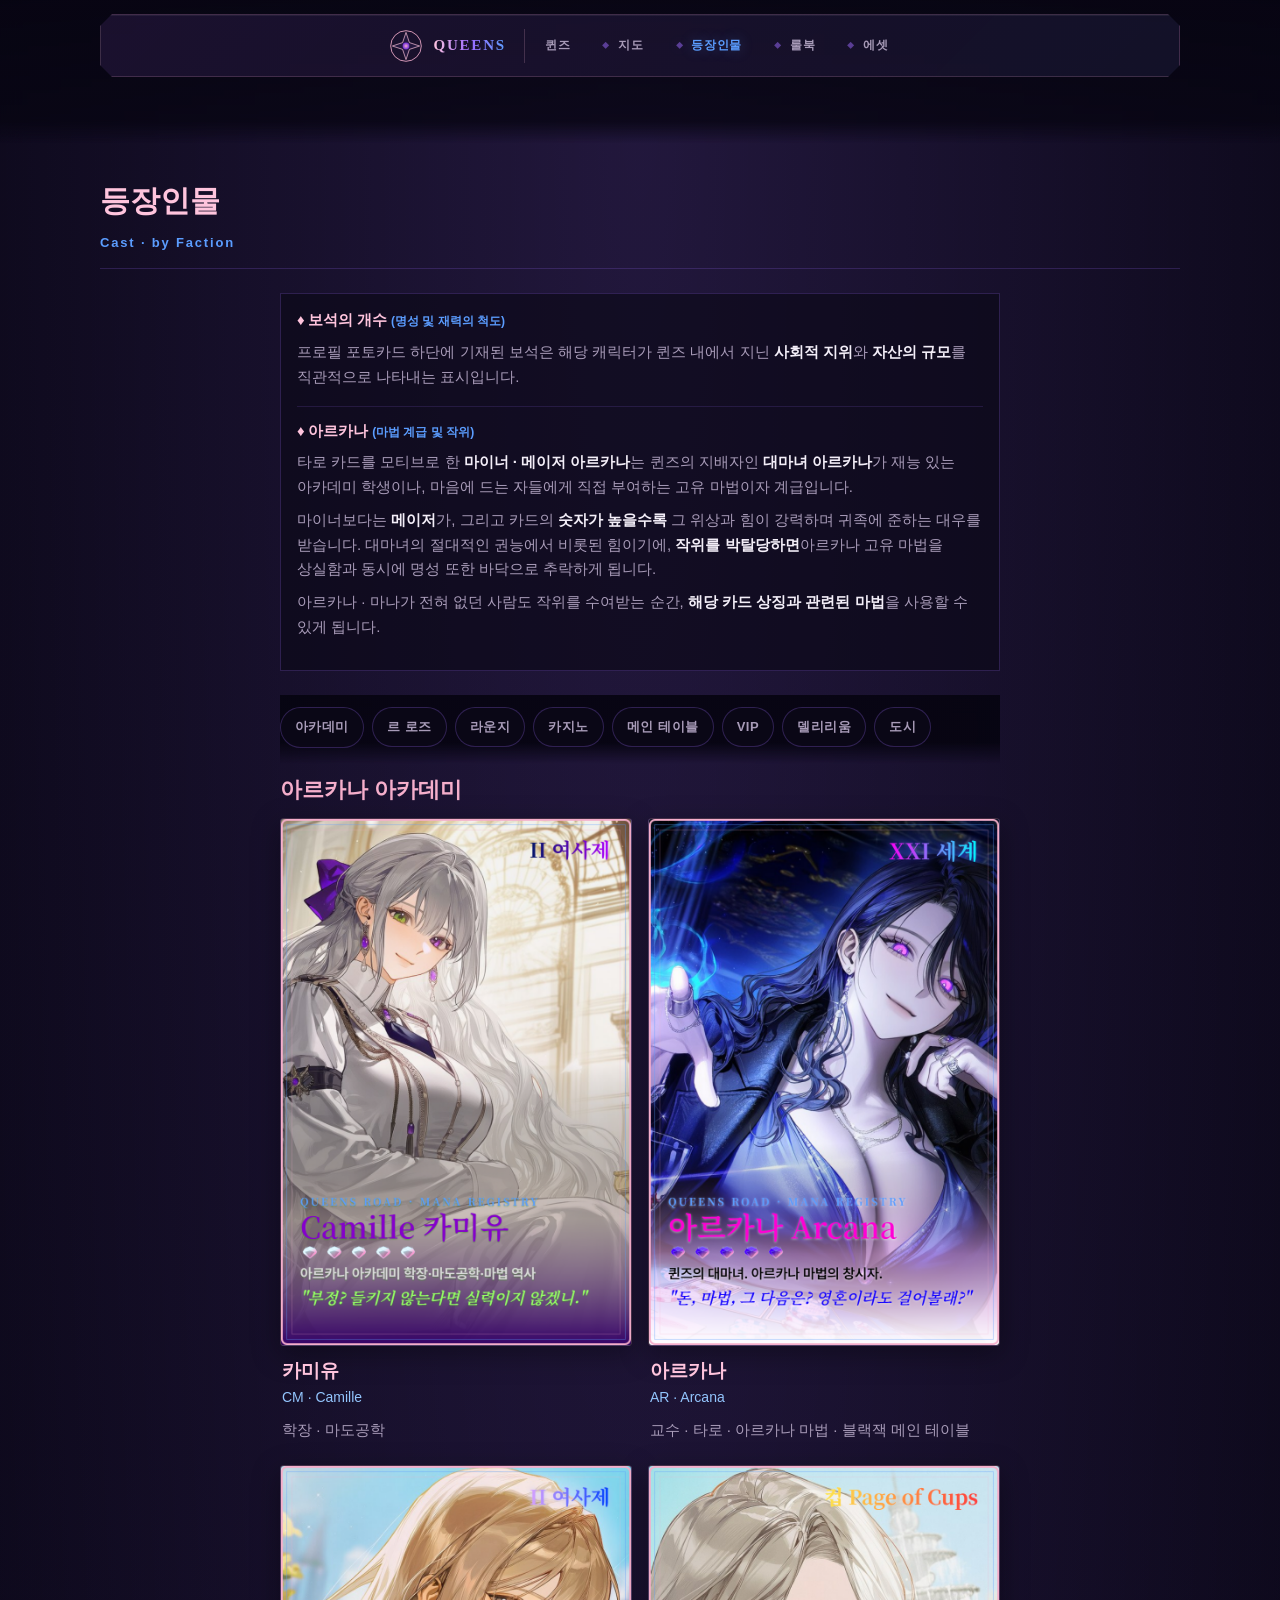
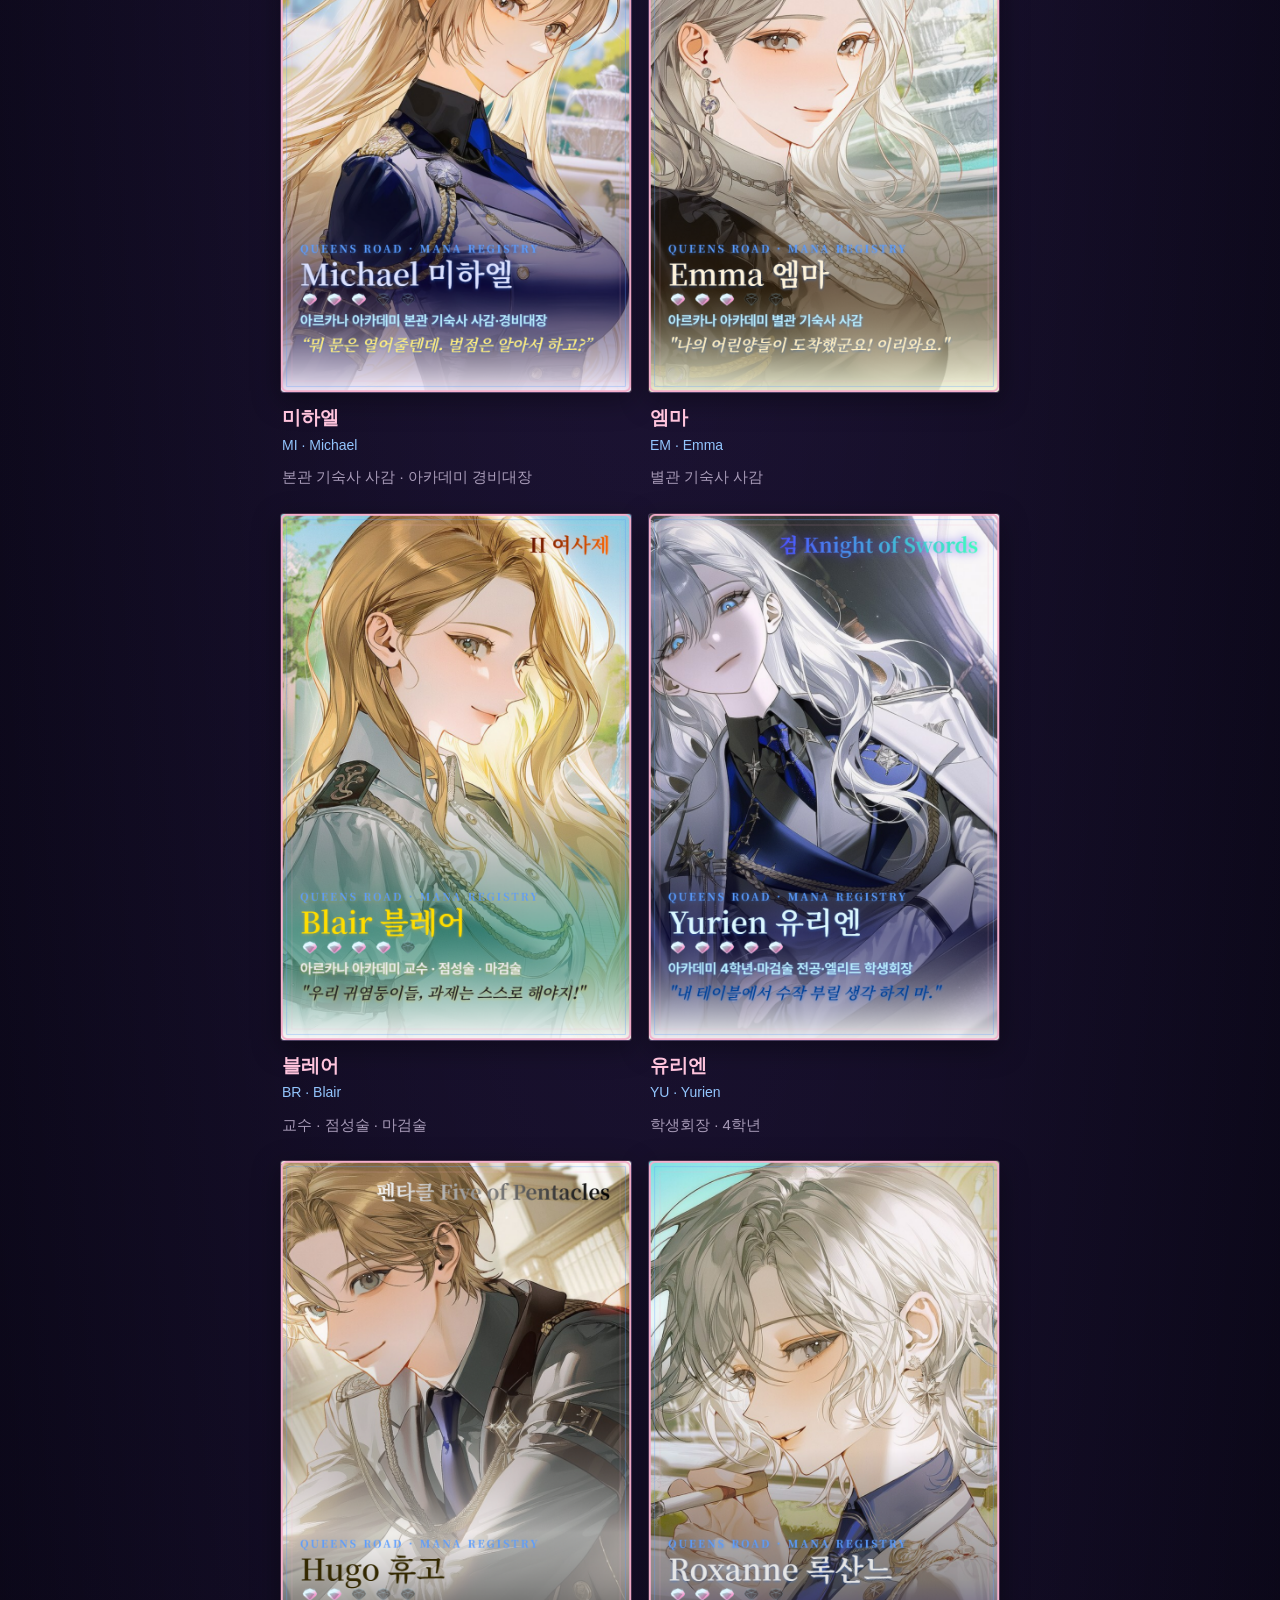
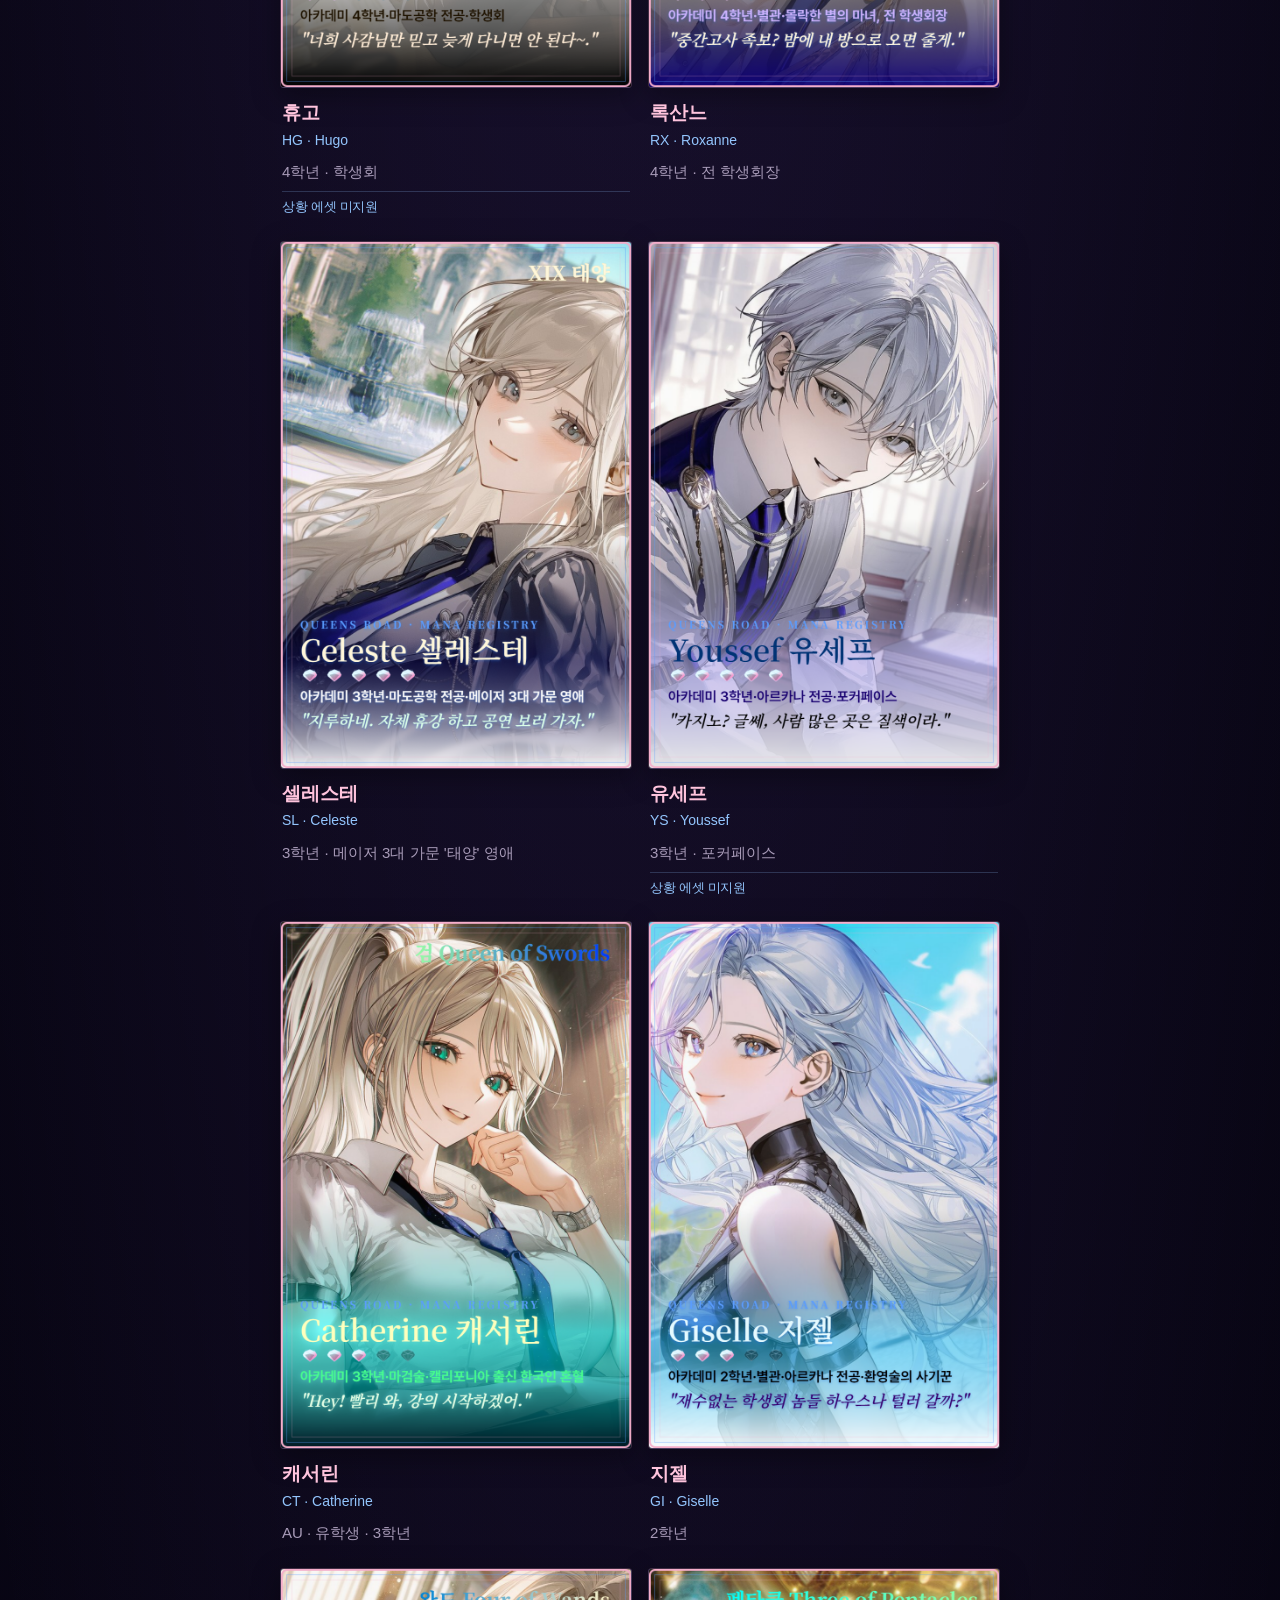
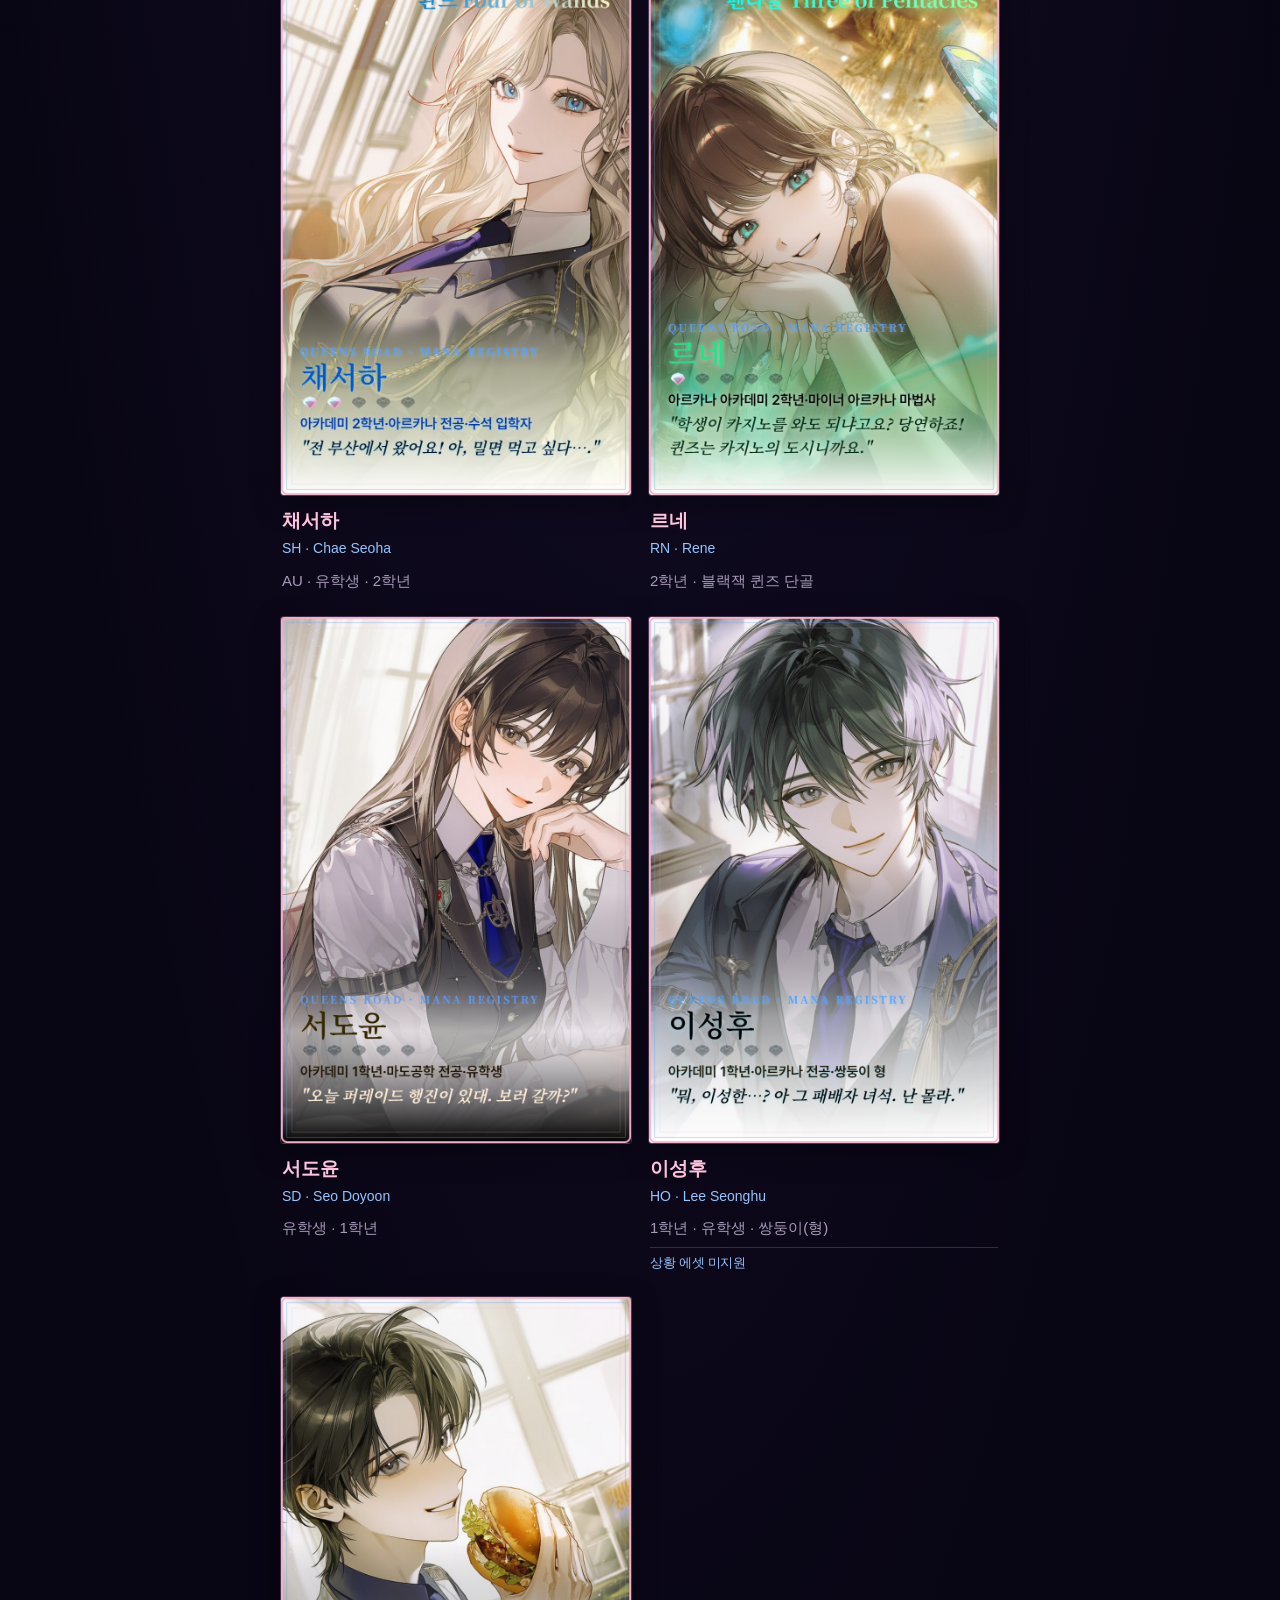
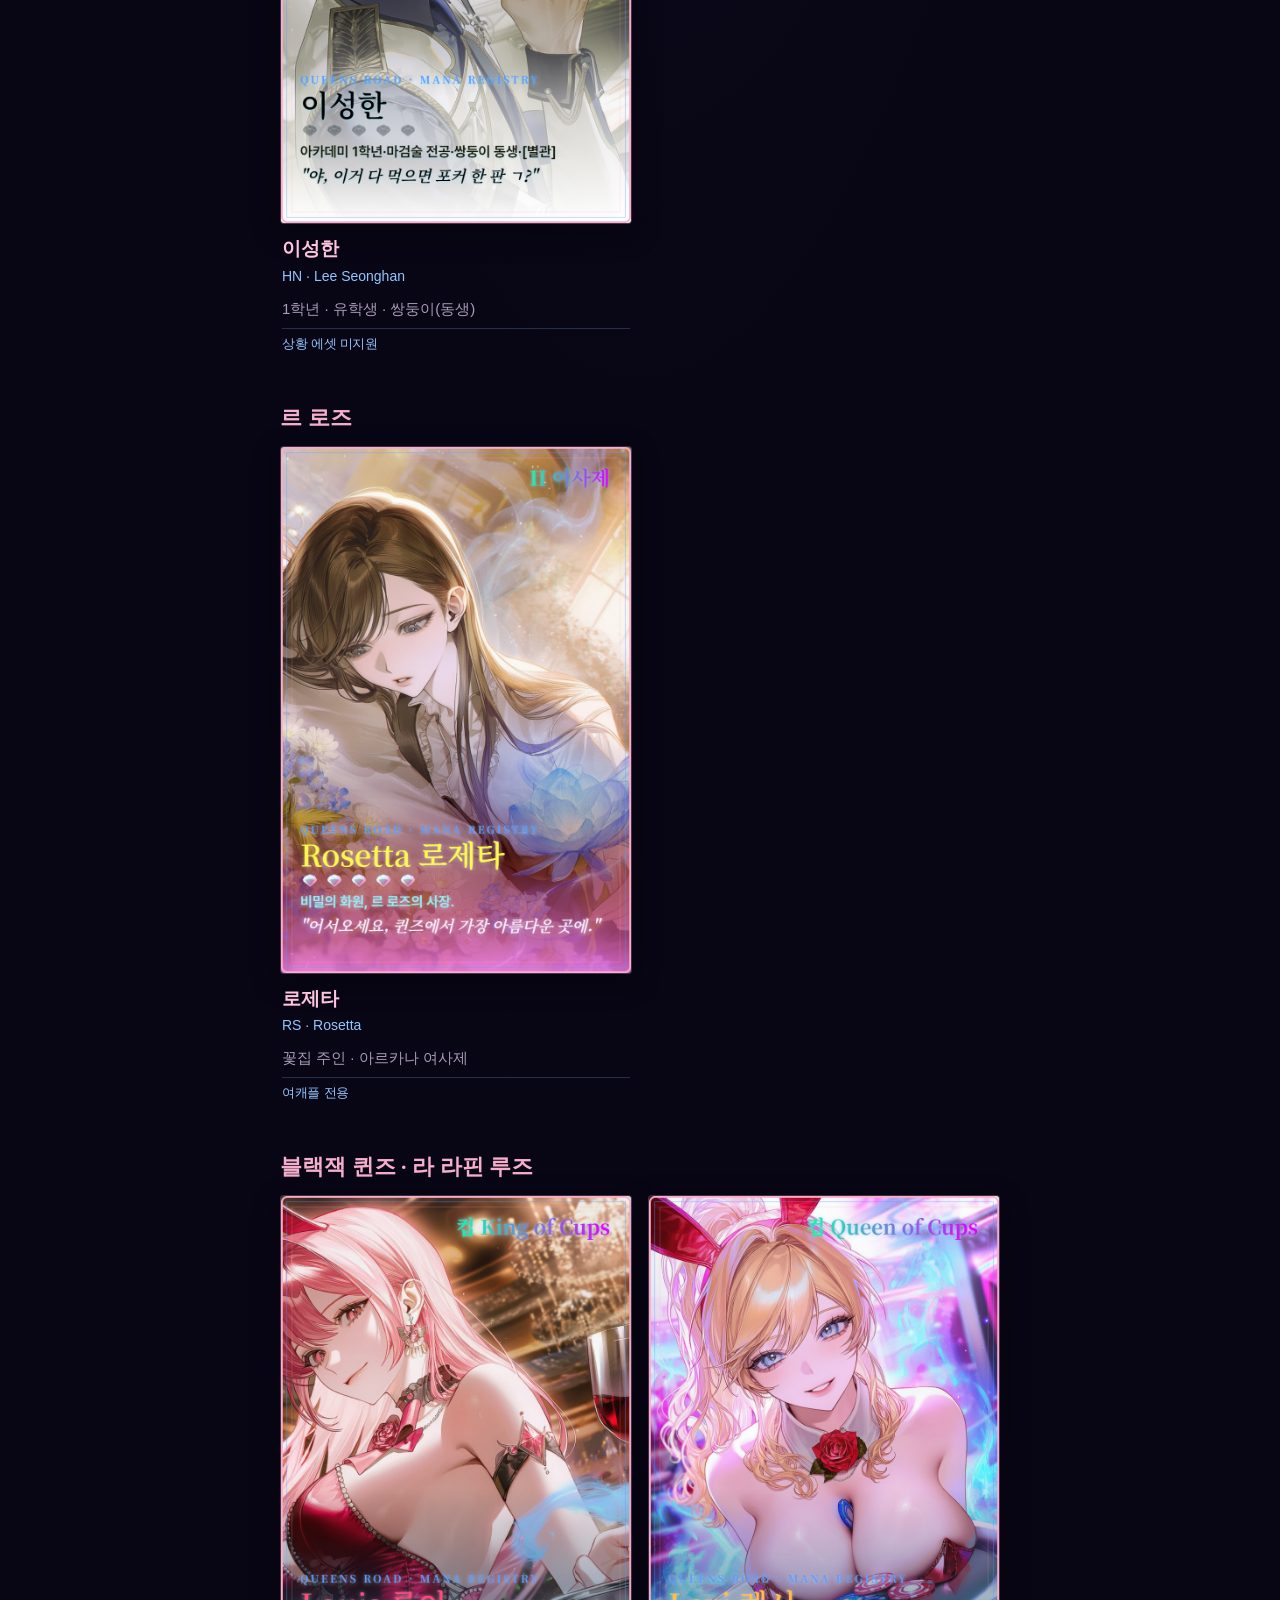
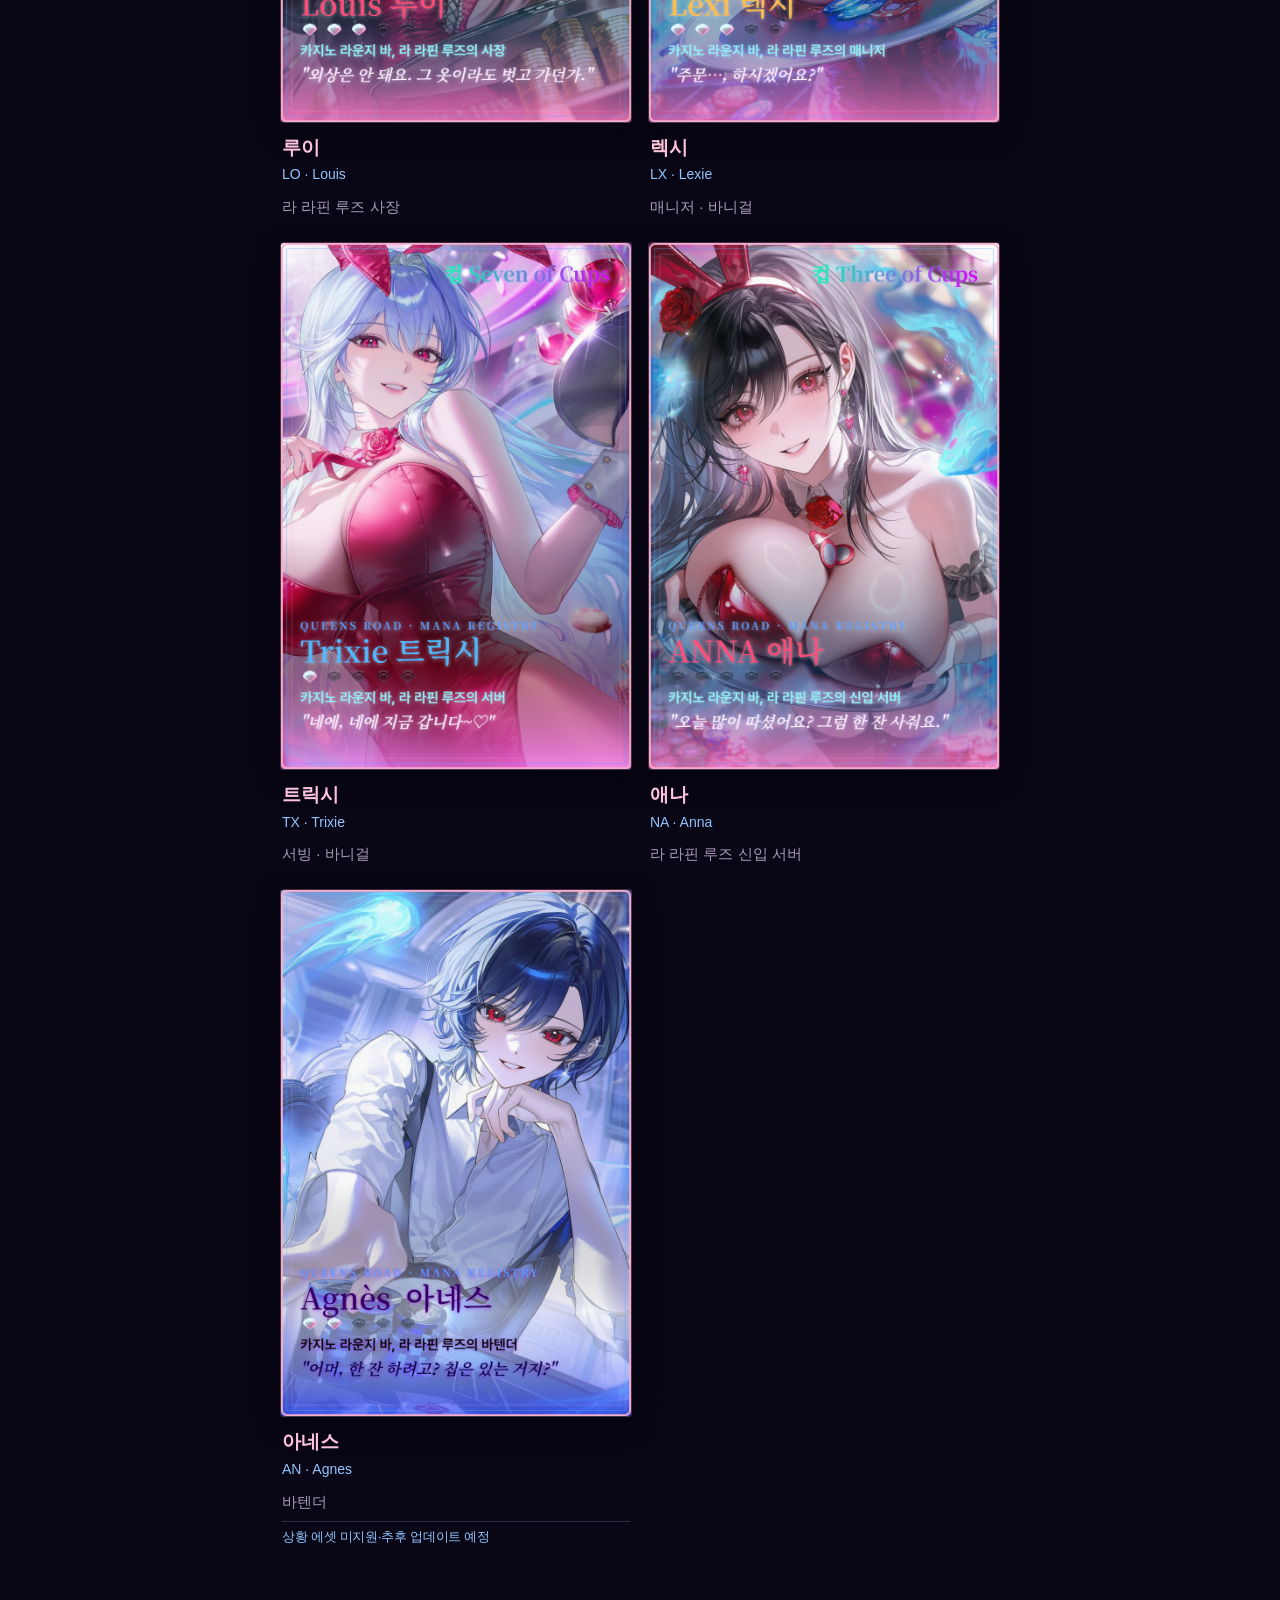
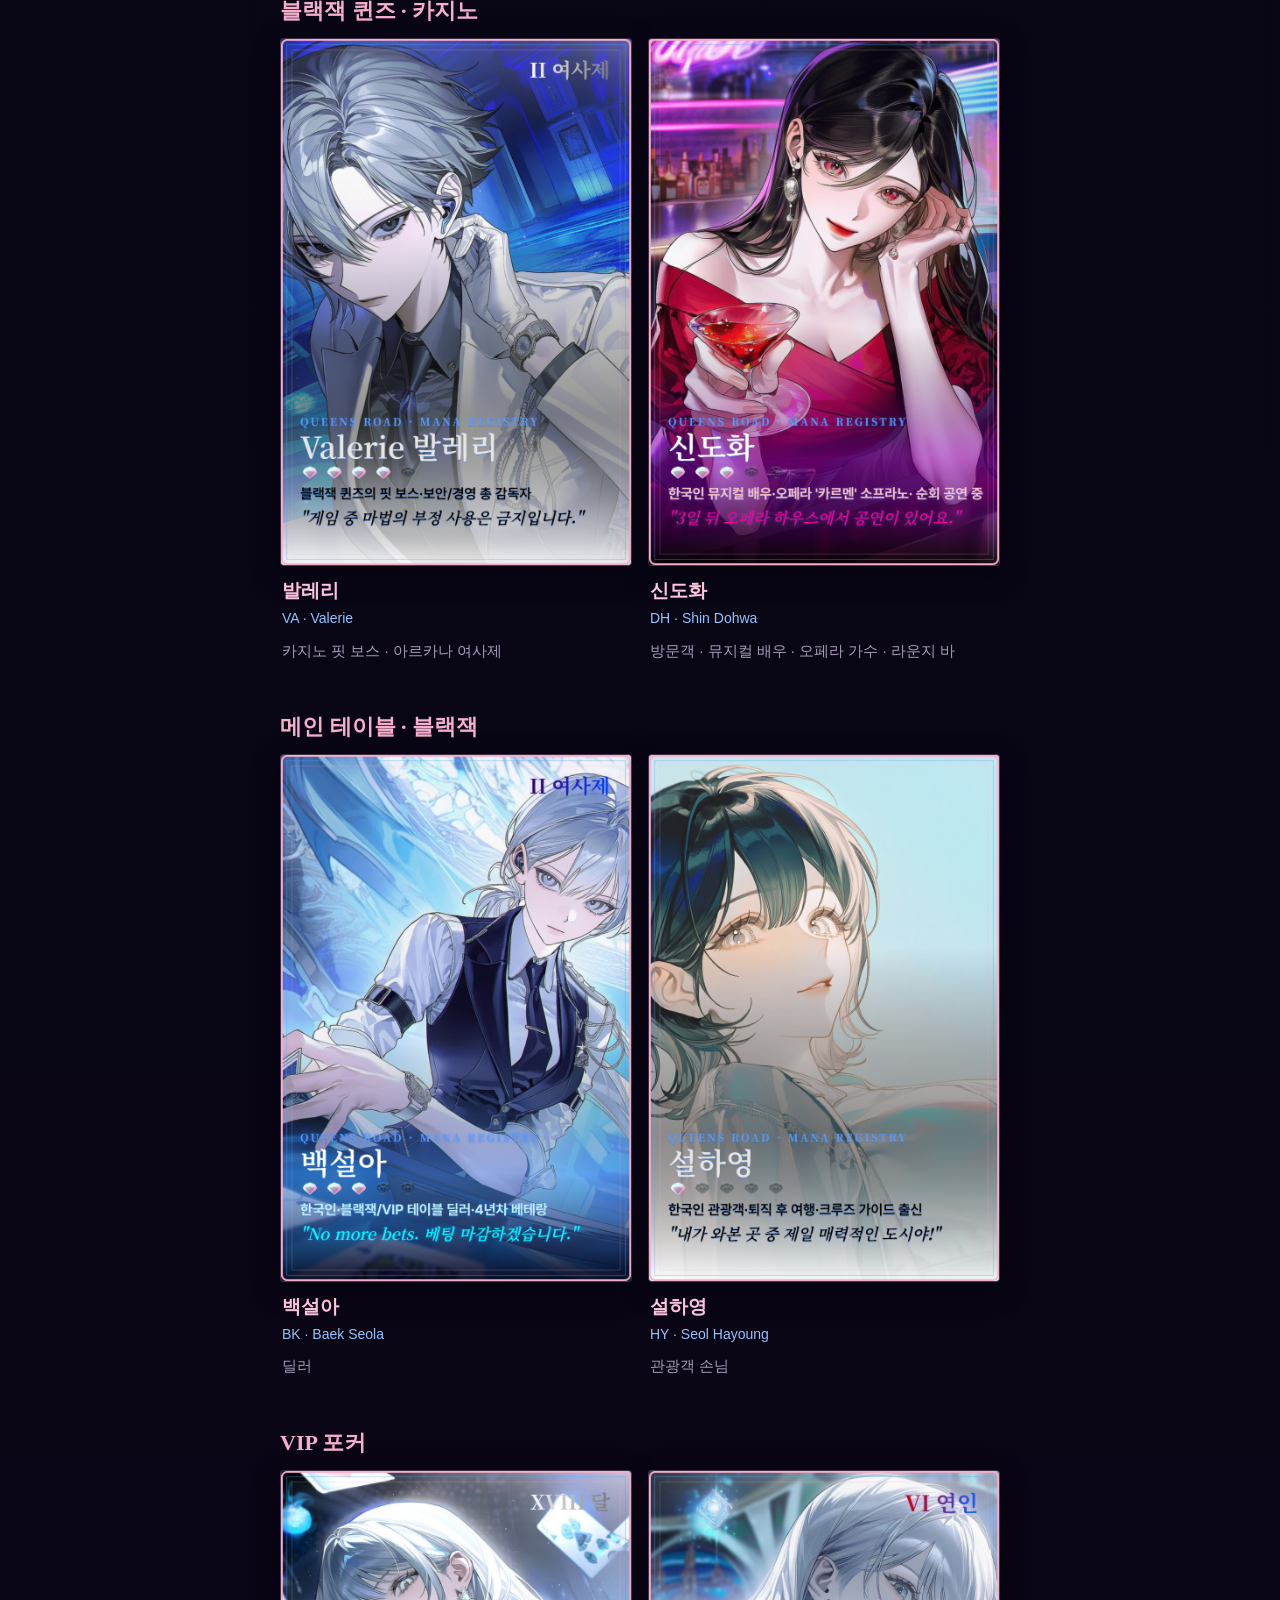
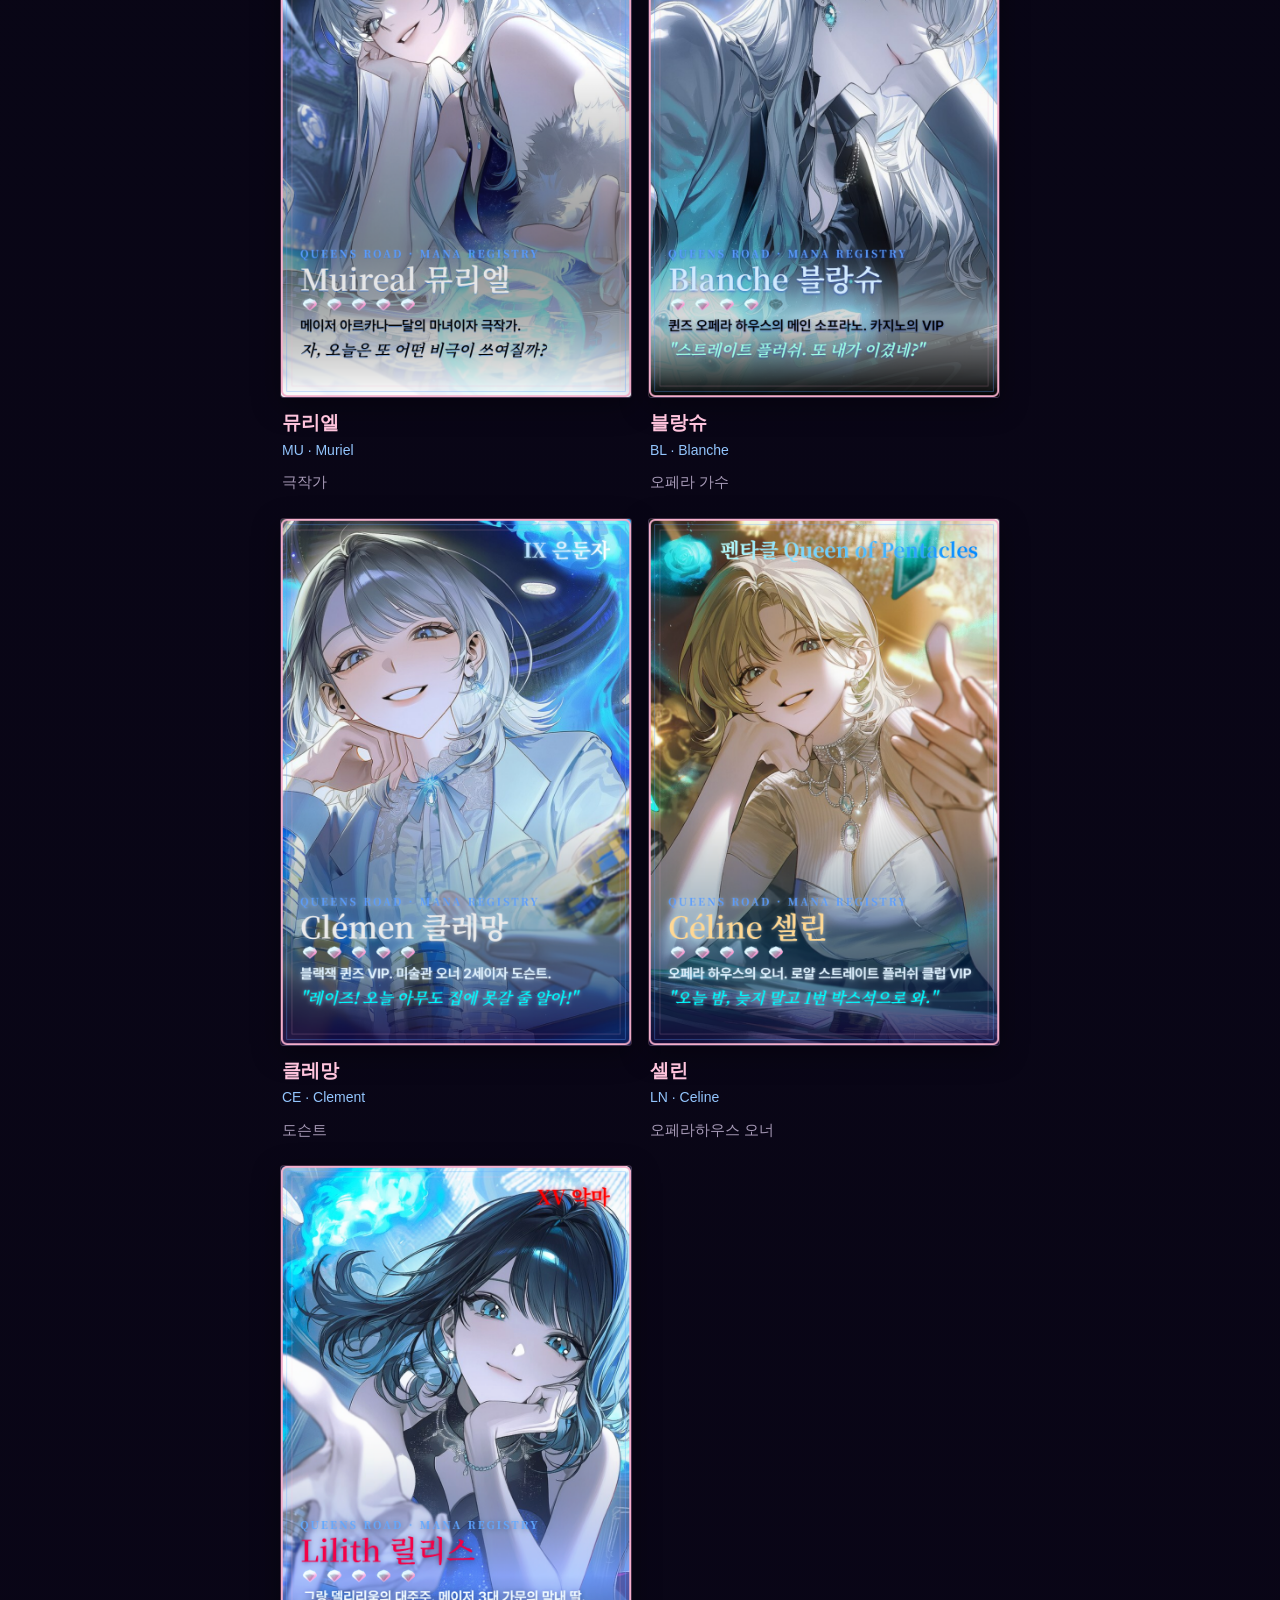
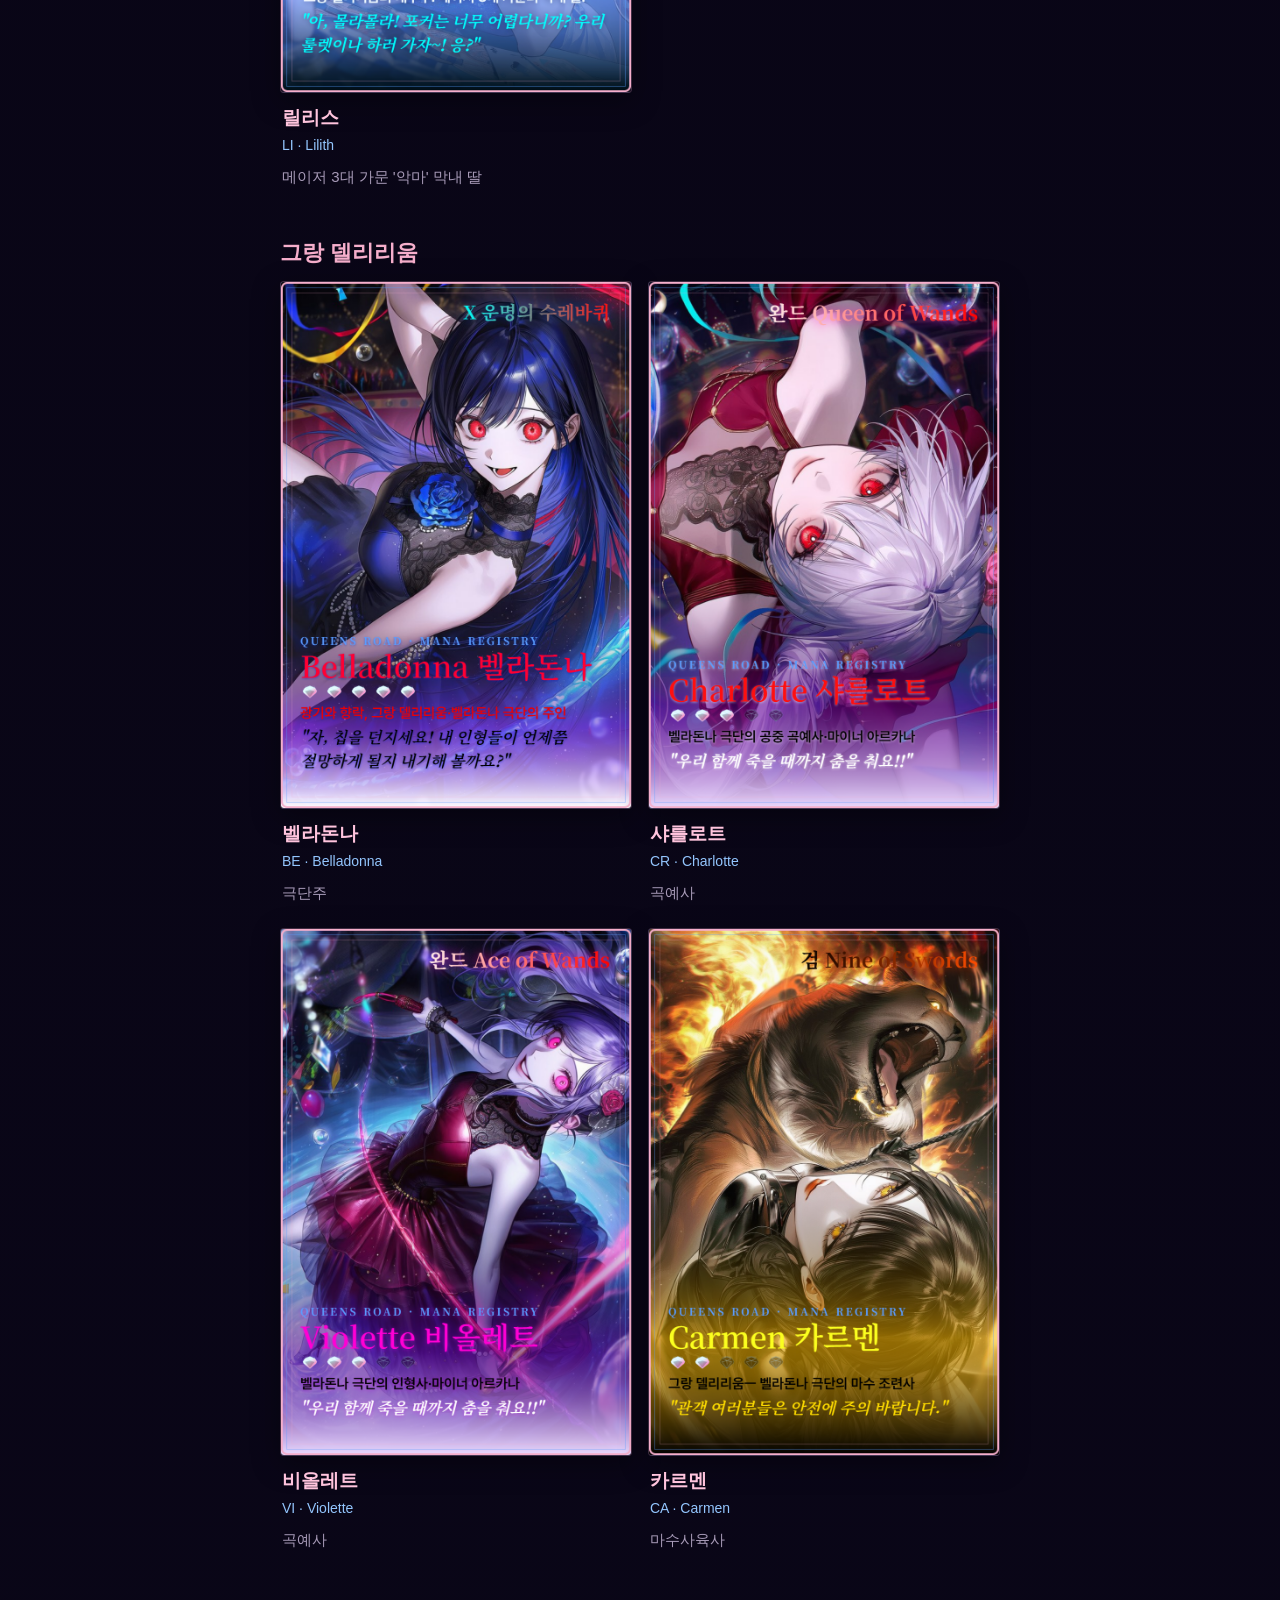
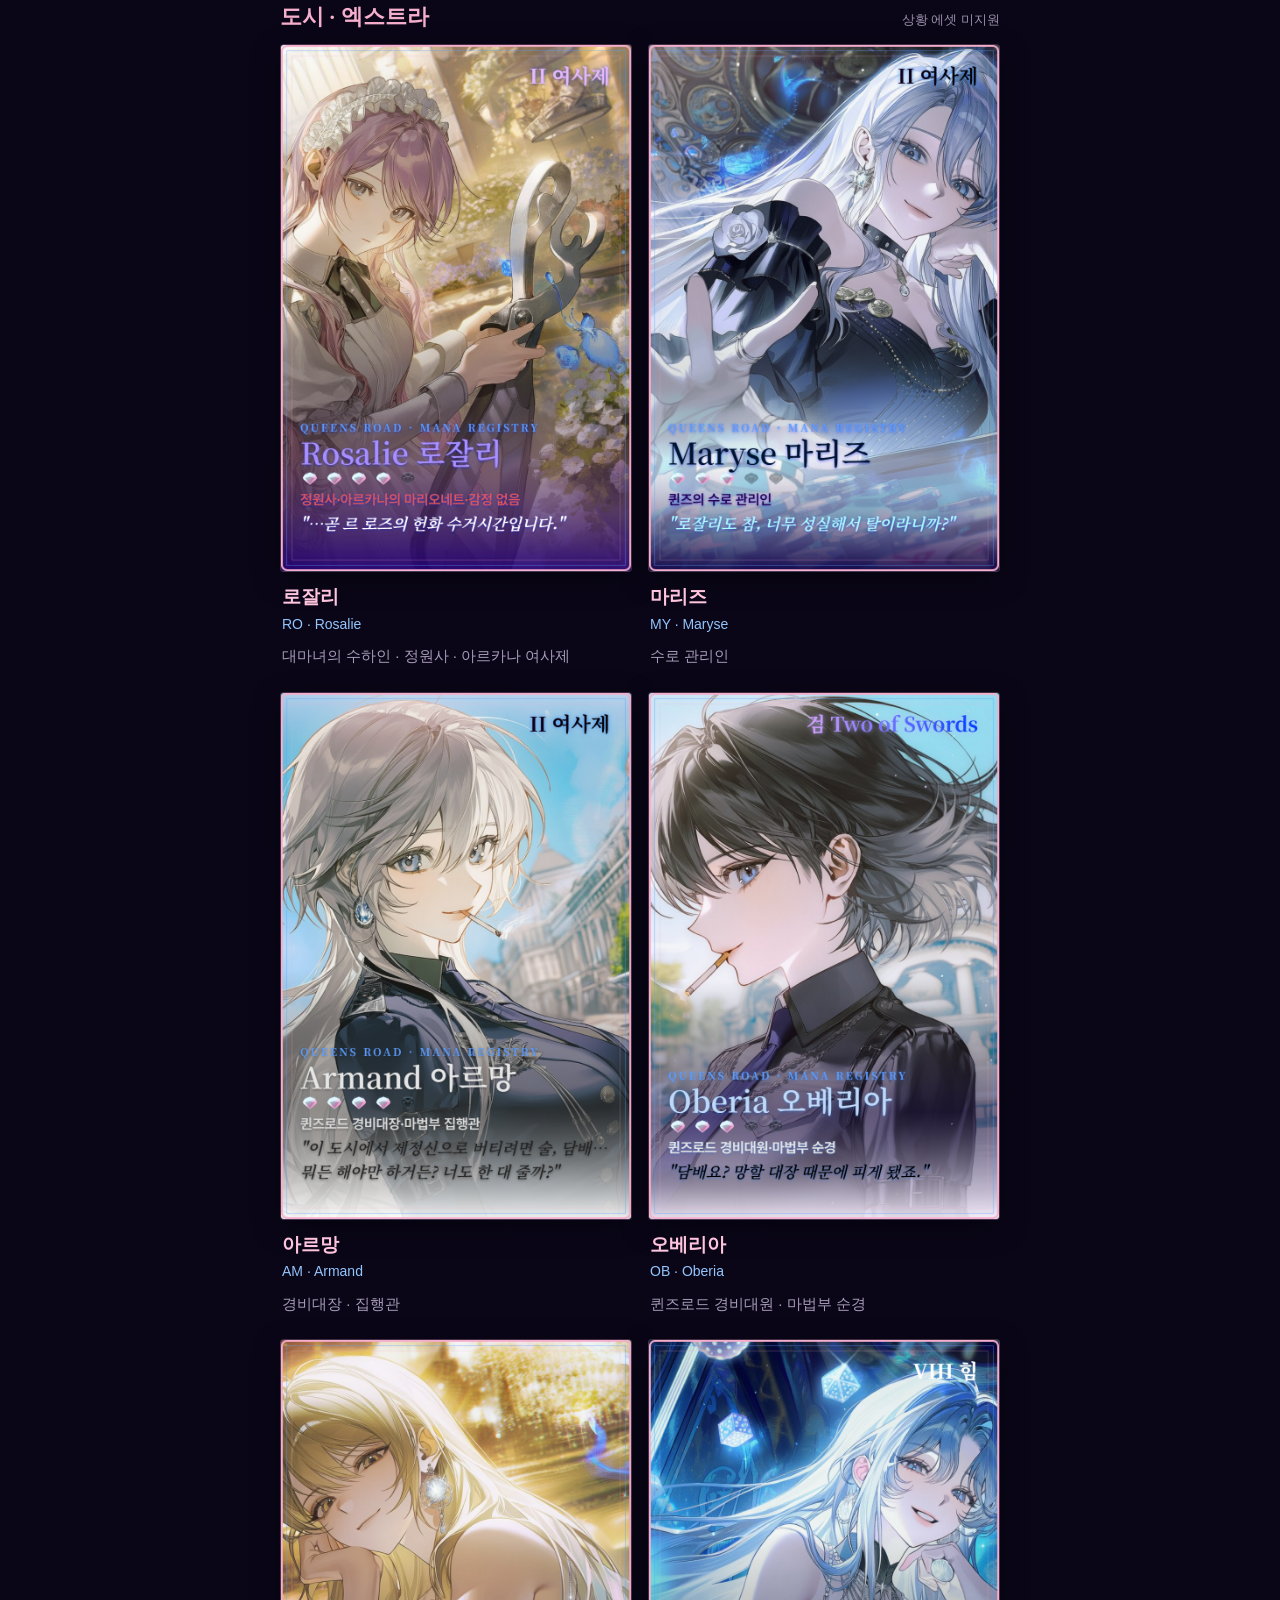
<file: cast.html>
<!doctype html>
<html lang="ko">
<head>
  <meta charset="utf-8" />
  <meta name="viewport" content="width=device-width, initial-scale=1" />
  <title>퀸즈 · 등장인물</title>
  <link rel="stylesheet" href="queens-site-nav.css" />
  <style>
    :root {
      --bg-deep: #070512;
      --ink: #f3eef8;
      --muted: #a89bb8;
      --pink: #f5aecb;
      --pink-soft: #ffc4dd;
      --purple: #9d6bff;
      --blue: #5b9dff;
      --glass: rgba(18, 12, 32, 0.88);
      --line: rgba(245, 174, 203, 0.18);
    }
    * { box-sizing: border-box; }
    html { scroll-behavior: smooth; scrollbar-width: none; -ms-overflow-style: none; }
    html::-webkit-scrollbar { display: none; width: 0; height: 0; }
    body {
      margin: 0;
      font-size: 16px;
      color: var(--ink);
      font-family: "Pretendard", "Noto Sans KR", sans-serif;
      line-height: 1.75;
      word-break: keep-all;
      background:
        radial-gradient(ellipse 70% 40% at 50% 0%, rgba(157, 107, 255, 0.18), transparent),
        linear-gradient(180deg, var(--bg-deep), #0a0618);
      min-height: 100vh;
    }
    a { color: var(--pink-soft); text-decoration: none; }
    .wrap { width: min(1080px, calc(100% - 32px)); margin: 0 auto; padding: 0 0 56px; }
    .page-head {
      margin: 32px 0 24px;
      padding-bottom: 14px;
      border-bottom: 1px solid rgba(157, 107, 255, 0.2);
    }
    .page-head h1 {
      margin: 0;
      font-family: "Nanum Myeongjo", "Batang", serif;
      font-size: clamp(22px, 4vw, 30px);
      color: var(--pink-soft);
    }
    .page-head h1 small {
      display: block;
      margin-top: 4px;
      font-family: "Pretendard", sans-serif;
      font-size: 13px;
      font-weight: 600;
      letter-spacing: 0.14em;
      color: var(--blue);
    }
    .cast-main { width: min(720px, 100%); margin: 0 auto; }
    .faction-nav {
      position: sticky;
      top: 62px;
      z-index: 20;
      display: flex;
      flex-wrap: wrap;
      gap: 8px;
      padding: 12px 0 16px;
      margin-bottom: 8px;
      background: linear-gradient(180deg, rgba(7, 5, 18, 0.96) 70%, transparent);
      backdrop-filter: blur(10px);
    }
    .faction-nav a {
      padding: 8px 14px;
      font-size: 13px;
      font-weight: 700;
      letter-spacing: 0.04em;
      color: var(--muted);
      border: 1px solid rgba(157, 107, 255, 0.25);
      background: rgba(12, 8, 24, 0.75);
      border-radius: 999px;
      transition: color 0.2s, border-color 0.2s;
    }
    .faction-nav a:hover { color: var(--pink-soft); border-color: rgba(245, 174, 203, 0.35); text-shadow: none; }
    .faction-block { margin-bottom: 40px; scroll-margin-top: 120px; }
    .faction-block h2 {
      margin: 0 0 8px;
      display: flex;
      align-items: baseline;
      justify-content: space-between;
      flex-wrap: wrap;
      gap: 6px 12px;
      font-family: "Nanum Myeongjo", serif;
      font-size: clamp(19px, 4vw, 22px);
      color: var(--pink);
    }
    .faction-section-note {
      font-family: "Pretendard", "Noto Sans KR", sans-serif;
      font-size: 13px;
      font-weight: 500;
      color: rgba(168, 155, 184, 0.92);
    }
    .faction-block .note { display: none; }
    .cast-grid {
      display: grid;
      grid-template-columns: repeat(2, 1fr);
      gap: 16px 14px;
    }
    @media (min-width: 560px) {
      .cast-grid { gap: 18px 16px; }
    }
    .cast-card { margin: 0; }
    .cast-photo {
      aspect-ratio: 2 / 3;
      border: 1px solid rgba(245, 174, 203, 0.22);
      border-radius: 4px;
      overflow: hidden;
      background: linear-gradient(165deg, rgba(91, 157, 255, 0.14), rgba(157, 107, 255, 0.08) 45%, rgba(12, 8, 24, 0.96));
      box-shadow: 0 8px 28px rgba(0, 0, 0, 0.35);
      display: flex;
      align-items: center;
      justify-content: center;
    }
    .cast-photo span {
      font-size: 12px;
      letter-spacing: 0.1em;
      color: #6b7280;
    }
    .cast-photo img {
      display: block;
      width: 100%;
      height: 100%;
      object-fit: cover;
    }
    .cast-meta { padding: 12px 2px 6px; }
    .cast-name-row strong {
      display: block;
      font-family: "Nanum Myeongjo", serif;
      font-size: clamp(17px, 4.2vw, 19px);
      color: var(--pink-soft);
      line-height: 1.35;
    }
    .cast-meta em {
      display: block;
      margin-top: 2px;
      font-style: normal;
      font-size: 14px;
      color: #93c5fd;
      font-weight: 400;
    }
    .cast-asset-note {
      display: block;
      margin: 8px 0 0;
      padding-top: 6px;
      border-top: 1px solid rgba(147, 197, 253, 0.22);
      font-size: 13px;
      line-height: 1.4;
      color: #93c5fd;
      font-weight: 400;
      letter-spacing: -0.02em;
      word-break: keep-all;
    }
    .cast-meta p {
      margin: 8px 0 0;
      font-size: 15px;
      line-height: 1.55;
      color: var(--muted);
    }
    footer {
      padding-top: 16px;
      text-align: center;
      font-size: 11px;
      letter-spacing: 0.1em;
      color: rgba(168, 155, 184, 0.55);
    }
    .cast-lore {
      margin-bottom: 24px;
      padding: 16px 16px 14px;
      border: 1px solid rgba(157, 107, 255, 0.22);
      background: rgba(12, 8, 24, 0.65);
    }
    .lore-intro { margin: 0 0 16px; }
    .lore-intro + .lore-intro {
      margin-top: 14px;
      padding-top: 14px;
      border-top: 1px solid rgba(157, 107, 255, 0.15);
    }
    .lore-intro h3 {
      margin: 0 0 8px;
      font-family: "Nanum Myeongjo", serif;
      font-size: 15px;
      font-weight: 700;
      color: var(--pink-soft);
      line-height: 1.45;
    }
    .lore-intro h3 span {
      font-family: "Pretendard", "Noto Sans KR", sans-serif;
      font-size: 12px;
      font-weight: 600;
      color: var(--blue);
    }
    .lore-intro p {
      margin: 0 0 8px;
      font-size: 15px;
      line-height: 1.65;
      color: var(--muted);
    }
    .lore-intro p:last-child { margin-bottom: 0; }
    .lore-intro strong { color: var(--ink); font-weight: 700; }
  </style>
</head>
<body>

  <nav class="realm-nav" aria-label="퀸즈 세계관 탐색">
    <div class="wrap">
      <div class="realm-nav-inner">
        <div class="realm-mark">
          <a href="index.html#city">
            <div class="sigil" aria-hidden="true">
              <svg viewBox="0 0 40 40" fill="none" xmlns="http://www.w3.org/2000/svg">
                <circle cx="20" cy="20" r="18" stroke="url(#castG1)" stroke-width="1"/>
                <path d="M20 4 L24 16 L36 20 L24 24 L20 36 L16 24 L4 20 L16 16 Z" stroke="url(#castG2)" stroke-width="0.8" fill="rgba(157,107,255,0.08)"/>
                <circle cx="20" cy="20" r="4" fill="url(#castG3)"/>
                <defs>
                  <linearGradient id="castG1" x1="0" y1="0" x2="40" y2="40"><stop stop-color="#f5aecb"/><stop offset=".5" stop-color="#9d6bff"/><stop offset="1" stop-color="#5b9dff"/></linearGradient>
                  <linearGradient id="castG2" x1="4" y1="4" x2="36" y2="36"><stop stop-color="#ffc4dd"/><stop offset="1" stop-color="#2563eb"/></linearGradient>
                  <radialGradient id="castG3"><stop stop-color="#f5aecb"/><stop offset="1" stop-color="#6d28d9"/></radialGradient>
                </defs>
              </svg>
            </div>
            <span>QUEENS</span>
          </a>
        </div>
        <div class="realm-links">
          <a href="index.html#city">퀸즈</a>
          <a href="preview-map.html">지도</a>
          <a href="cast.html" class="is-here">등장인물</a>
          <a href="reference.html">룰북</a>
          <a href="gallery.html">에셋</a>
        </div>
      </div>
    </div>
  </nav>

  <div class="wrap">
    <header class="page-head">
      <h1>등장인물<small>Cast · by Faction</small></h1>
    </header>

    <div class="cast-main">
    <section class="cast-lore" aria-label="프로필 · 아르카나 안내">
      <div class="lore-intro">
        <h3>♦ 보석의 개수 <span>(명성 및 재력의 척도)</span></h3>
        <p>프로필 포토카드 하단에 기재된 보석은 해당 캐릭터가 퀸즈 내에서 지닌 <strong>사회적 지위</strong>와 <strong>자산의 규모</strong>를 직관적으로 나타내는 표시입니다.</p>
      </div>
      <div class="lore-intro">
        <h3>♦ 아르카나 <span>(마법 계급 및 작위)</span></h3>
        <p>타로 카드를 모티브로 한 <strong>마이너 · 메이저 아르카나</strong>는 퀸즈의 지배자인 <strong>대마녀 아르카나</strong>가 재능 있는 아카데미 학생이나, 마음에 드는 자들에게 직접 부여하는 고유 마법이자 계급입니다.</p>
        <p>마이너보다는 <strong>메이저</strong>가, 그리고 카드의 <strong>숫자가 높을수록</strong> 그 위상과 힘이 강력하며 귀족에 준하는 대우를 받습니다. 대마녀의 절대적인 권능에서 비롯된 힘이기에, <strong>작위를 박탈당하면</strong>아르카나 고유 마법을 상실함과 동시에 명성 또한 바닥으로 추락하게 됩니다.</p>
        <p>아르카나 · 마나가 전혀 없던 사람도 작위를 수여받는 순간, <strong>해당 카드 상징과 관련된 마법</strong>을 사용할 수 있게 됩니다.</p>
      </div>
    </section>
    <nav class="faction-nav" id="faction-nav" aria-label="세력 바로가기"></nav>
    <div id="cast-sections"></div>
    </div>

    <footer>QUEENS · City-State of Magic</footer>
  </div>

  <script>
    var CAST_FACTIONS = [
      { id: "academy", title: "아르카나 아카데미", short: "아카데미", note: "테이블 등장(AR·RN)은 손님 · 소속은 아카데미", chars: [
        { code: "CM", name: "카미유", en: "Camille", role: "학장 · 마도공학" },
        { code: "AR", name: "아르카나", en: "Arcana", role: "교수 · 타로 · 아르카나 마법 · 블랙잭 메인 테이블", cardFile: "queens_아르카나.png" },
        { code: "MI", name: "미하엘", en: "Michael", role: "본관 기숙사 사감 · 아카데미 경비대장", cardFile: "queens_Michael_미하엘.png" },
        { code: "EM", name: "엠마", en: "Emma", role: "별관 기숙사 사감", cardFile: "queens_Emma_엠마.png" },
        { code: "BR", name: "블레어", en: "Blair", role: "교수 · 점성술 · 마검술" },
        { code: "YU", name: "유리엔", en: "Yurien", role: "학생회장 · 4학년", cardFile: "queens_Yurien_유리엔.png" },
        { code: "HG", name: "휴고", en: "Hugo", role: "4학년 · 학생회", cardFile: "queens_Hugo_휴고.png" },
        { code: "RX", name: "록산느", en: "Roxanne", role: "4학년 · 전 학생회장", cardFile: "queens_Roxanne_록산느.png" },
        { code: "SL", name: "셀레스테", en: "Celeste", role: "3학년 · 메이저 3대 가문 '태양' 영애", cardFile: "queens_Celeste_셀레스테.png" },
        { code: "YS", name: "유세프", en: "Youssef", role: "3학년 · 포커페이스", cardFile: "queens_Youssef_유세프.png" },
        { code: "CT", name: "캐서린", en: "Catherine", role: "AU · 유학생 · 3학년", cardFile: "queens_Catherine_캐서린.png" },
        { code: "GI", name: "지젤", en: "Giselle", role: "2학년", cardFile: "queens_Giselle_지젤.png" },
        { code: "SH", name: "채서하", en: "Chae Seoha", role: "AU · 유학생 · 2학년", cardFile: "queens_채서하.png" },
        { code: "RN", name: "르네", en: "Rene", role: "2학년 · 블랙잭 퀸즈 단골", cardFile: "queens_르네.png" },
        { code: "SD", name: "서도윤", en: "Seo Doyoon", role: "유학생 · 1학년", cardFile: "queens_서도윤.png" },
        { code: "HO", name: "이성후", en: "Lee Seonghu", role: "1학년 · 유학생 · 쌍둥이(형)", cardFile: "queens_이성후.png" },
        { code: "HN", name: "이성한", en: "Lee Seonghan", role: "1학년 · 유학생 · 쌍둥이(동생)", cardFile: "queens_이성한.png" },
      ]},
      { id: "lerose", title: "르 로즈", short: "르 로즈", chars: [
        { code: "RS", name: "로제타", en: "Rosetta", role: "꽃집 주인 · 아르카나 여사제", cardFile: "queens_Rosetta_로제타.png" },
      ]},
      { id: "lounge", title: "블랙잭 퀸즈 · 라 라핀 루즈", short: "라운지", chars: [
        { code: "LO", name: "루이", en: "Louis", role: "라 라핀 루즈 사장", cardFile: "queens_Louis_루이.png" },
        { code: "LX", name: "렉시", en: "Lexie", role: "매니저 · 바니걸", cardFile: "queens_Lexi_렉시.png" },
        { code: "TX", name: "트릭시", en: "Trixie", role: "서빙 · 바니걸", cardFile: "queens_Trixie_트릭시.png" },
        { code: "NA", name: "애나", en: "Anna", role: "라 라핀 루즈 신입 서버", cardFile: "queens_ANNA_애나.png" },
        { code: "AN", name: "아네스", en: "Agnes", role: "바텐더", cardFile: "queens_Agn_s_아네스.png" },
      ]},
      { id: "casino", title: "블랙잭 퀸즈 · 카지노", short: "카지노", chars: [
        { code: "VA", name: "발레리", en: "Valerie", role: "카지노 핏 보스 · 아르카나 여사제", cardFile: "queens_Valerie_발레리.png" },
        { code: "DH", name: "신도화", en: "Shin Dohwa", role: "방문객 · 뮤지컬 배우 · 오페라 가수 · 라운지 바", cardFile: "queens_신도화.png" },
      ]},
      { id: "table", title: "메인 테이블 · 블랙잭", short: "메인 테이블", chars: [
        { code: "BK", name: "백설아", en: "Baek Seola", role: "딜러", cardFile: "queens_백설아.png" },
        { code: "HY", name: "설하영", en: "Seol Hayoung", role: "관광객 손님", cardFile: "queens_설하영.png" },
      ]},
      { id: "vip", title: "VIP 포커", short: "VIP", chars: [
        { code: "MU", name: "뮤리엘", en: "Muriel", role: "극작가", cardFile: "queens_Muireal_뮤리엘.png" },
        { code: "BL", name: "블랑슈", en: "Blanche", role: "오페라 가수", cardFile: "queens_Blanche_블랑슈.png" },
        { code: "CE", name: "클레망", en: "Clement", role: "도슨트", cardFile: "queens_Cl_men_클레망.png" },
        { code: "LN", name: "셀린", en: "Celine", role: "오페라하우스 오너", cardFile: "queens_C_line_셀린_.png" },
        { code: "LI", name: "릴리스", en: "Lilith", role: "메이저 3대 가문 '악마' 막내 딸", cardFile: "queens_Lilith_릴리스.png" },
      ]},
      { id: "circus", title: "그랑 델리리움", short: "델리리움", chars: [
        { code: "BE", name: "벨라돈나", en: "Belladonna", role: "극단주", cardFile: "queens_Belladonna_벨라돈나.png" },
        { code: "CR", name: "샤를로트", en: "Charlotte", role: "곡예사", cardFile: "queens_Charlotte_샤를로트.png" },
        { code: "VI", name: "비올레트", en: "Violette", role: "곡예사", cardFile: "queens_Violette_비올레트.png" },
        { code: "CA", name: "카르멘", en: "Carmen", role: "마수사육사", cardFile: "queens_Carmen_카르멘.png" },
      ]},
      { id: "city", title: "도시 · 엑스트라", short: "도시", chars: [
        { code: "RO", name: "로잘리", en: "Rosalie", role: "대마녀의 수하인 · 정원사 · 아르카나 여사제", cardFile: "queens_Rosalie_로잘리.png" },
        { code: "MY", name: "마리즈", en: "Maryse", role: "수로 관리인", cardFile: "queens_Maryse_마리즈.png" },
        { code: "AM", name: "아르망", en: "Armand", role: "경비대장 · 집행관", cardFile: "queens_Armand_아르망.png" },
        { code: "OB", name: "오베리아", en: "Oberia", role: "퀸즈로드 경비대원 · 마법부 순경", cardFile: "queens_Oberia_오베리아.png" },
        { code: "LA", name: "로랑", en: "Laurent", role: "호텔 지배인", cardFile: "queens_Laurent_로랑.png" },
        { code: "LU", name: "루시", en: "Lucy", role: "점술가" },
        { code: "VC", name: "뱅상", en: "Vincent", role: "정보상 · 사채업자", cardFile: "queens_Vincent_뱅상.png" },
      ]},
    ];

    var CAST_ASSET_BASE = "assets/cast/";

    /** 공개 cast 그리드 제외 · 업데이트용 신캐 (CAST_FACTIONS 미노출) */
    var CAST_UPCOMING = [
      { code: "LE", name: "레아", en: "Leah", role: "마녀 기자", note: "업데이트용 신캐" },
    ];

    /** 엑스트라·남캐: raw/{CC}/1/ · URL …/i/{CC}/1 (기본대화 1장). 구 {CC}01 폴더는 migrate 중 */
    var CAST_EXTRA_CODES = {
      VC: 1, LU: 1, LA: 1, AM: 1, CM: 1, BR: 1, HO: 1, HN: 1, HG: 1, YS: 1, OB: 1, MY: 1, MI: 1, RO: 1,
    };

    /** 남캐 · 상황 에셋 없음 (코드로만 지정) */
    var CAST_MALE_NO_SITUATION = {
      VC: 1, YS: 1, HO: 1, HN: 1, HG: 1,
    };

    /** 상황 에셋 미지원 · 추후 업데이트 예정 (코드로만 지정) */
    var CAST_ASSET_PENDING_CODES = {
      AN: 1,
    };

    var CAST_NO_SITUATION_LABEL = "상황 에셋 미지원";
    var CAST_ASSET_PENDING_LABEL = "상황 에셋 미지원·추후 업데이트 예정";
    var CAST_YURI_ONLY_LABEL = "여캐플 전용";

    /** 여캐플(F01·F02) 전용 — 코드로만 지정 */
    var CAST_YURI_ONLY_CODES = {
      RS: 1,
    };

    /** profile-card-editor 와 동일: queens_{이름칸}.png */
    function editorSafeName(value) {
      return String(value || "").replace(/[^\w가-힣.-]+/g, "_");
    }

    function cardFileCandidates(c) {
      var list = [];
      if (c.cardFile) list.push(c.cardFile);
      if (c.en && c.name) list.push("queens_" + editorSafeName(c.en + "_" + c.name) + ".png");
      if (c.name) list.push("queens_" + editorSafeName(c.name) + ".png");
      var seen = {};
      return list.filter(function (file) {
        if (seen[file]) return false;
        seen[file] = true;
        return true;
      });
    }

    function photoHtml(c) {
      var files = cardFileCandidates(c);
      var attr = files.length
        ? ' data-card-files="' + files.join("|").replace(/"/g, "&quot;") + '"'
        : "";
      return '<div class="cast-photo"' + attr + '><span class="cast-ph">' + c.code + " · 0</span></div>";
    }

    function bindCastPhotos(root) {
      root.querySelectorAll(".cast-photo[data-card-files]").forEach(function (box) {
        var files = box.getAttribute("data-card-files").split("|");
        var ph = box.querySelector(".cast-ph");
        var idx = 0;
        function tryNext() {
          if (idx >= files.length) return;
          var img = new Image();
          img.alt = "";
          img.onload = function () {
            if (ph) ph.remove();
            box.appendChild(img);
          };
          img.onerror = function () {
            idx += 1;
            tryNext();
          };
          img.src = CAST_ASSET_BASE + files[idx];
        }
        tryNext();
      });
    }

    function assetPendingHtml(c, factionId) {
      if (factionId === "city") return "";
      var code = c.code;
      if (CAST_YURI_ONLY_CODES[code]) {
        return '<span class="cast-asset-note">' + CAST_YURI_ONLY_LABEL + "</span>";
      }
      if (CAST_ASSET_PENDING_CODES[code]) {
        return '<span class="cast-asset-note">' + CAST_ASSET_PENDING_LABEL + "</span>";
      }
      if (CAST_MALE_NO_SITUATION[code]) {
        return '<span class="cast-asset-note">' + CAST_NO_SITUATION_LABEL + "</span>";
      }
      return "";
    }

    function cardHtml(c, factionId) {
      return '<article class="cast-card">'
        + photoHtml(c)
        + '<div class="cast-meta"><div class="cast-name-row"><strong>' + c.name + "</strong></div>"
        + '<em>' + c.code + ' · ' + c.en + '</em>'
        + '<p>' + c.role + '</p>'
        + assetPendingHtml(c, factionId) + "</div></article>";
    }

    var navEl = document.getElementById("faction-nav");
    var sectionsEl = document.getElementById("cast-sections");
    var navHtml = "";
    var bodyHtml = "";

    for (var i = 0; i < CAST_FACTIONS.length; i++) {
      var f = CAST_FACTIONS[i];
      navHtml += '<a href="#faction-' + f.id + '">' + f.short + '</a>';
      bodyHtml += '<section class="faction-block" id="faction-' + f.id + '">';
      bodyHtml += '<h2><span>' + f.title + "</span>";
      if (f.id === "city") {
        bodyHtml += '<span class="faction-section-note">' + CAST_NO_SITUATION_LABEL + "</span>";
      }
      bodyHtml += "</h2>";
      bodyHtml += '<div class="cast-grid">';
      for (var j = 0; j < f.chars.length; j++) bodyHtml += cardHtml(f.chars[j], f.id);
      bodyHtml += '</div></section>';
    }

    navEl.innerHTML = navHtml;
    sectionsEl.innerHTML = bodyHtml;
    bindCastPhotos(document);
  </script>
</body>
</html>
</file>
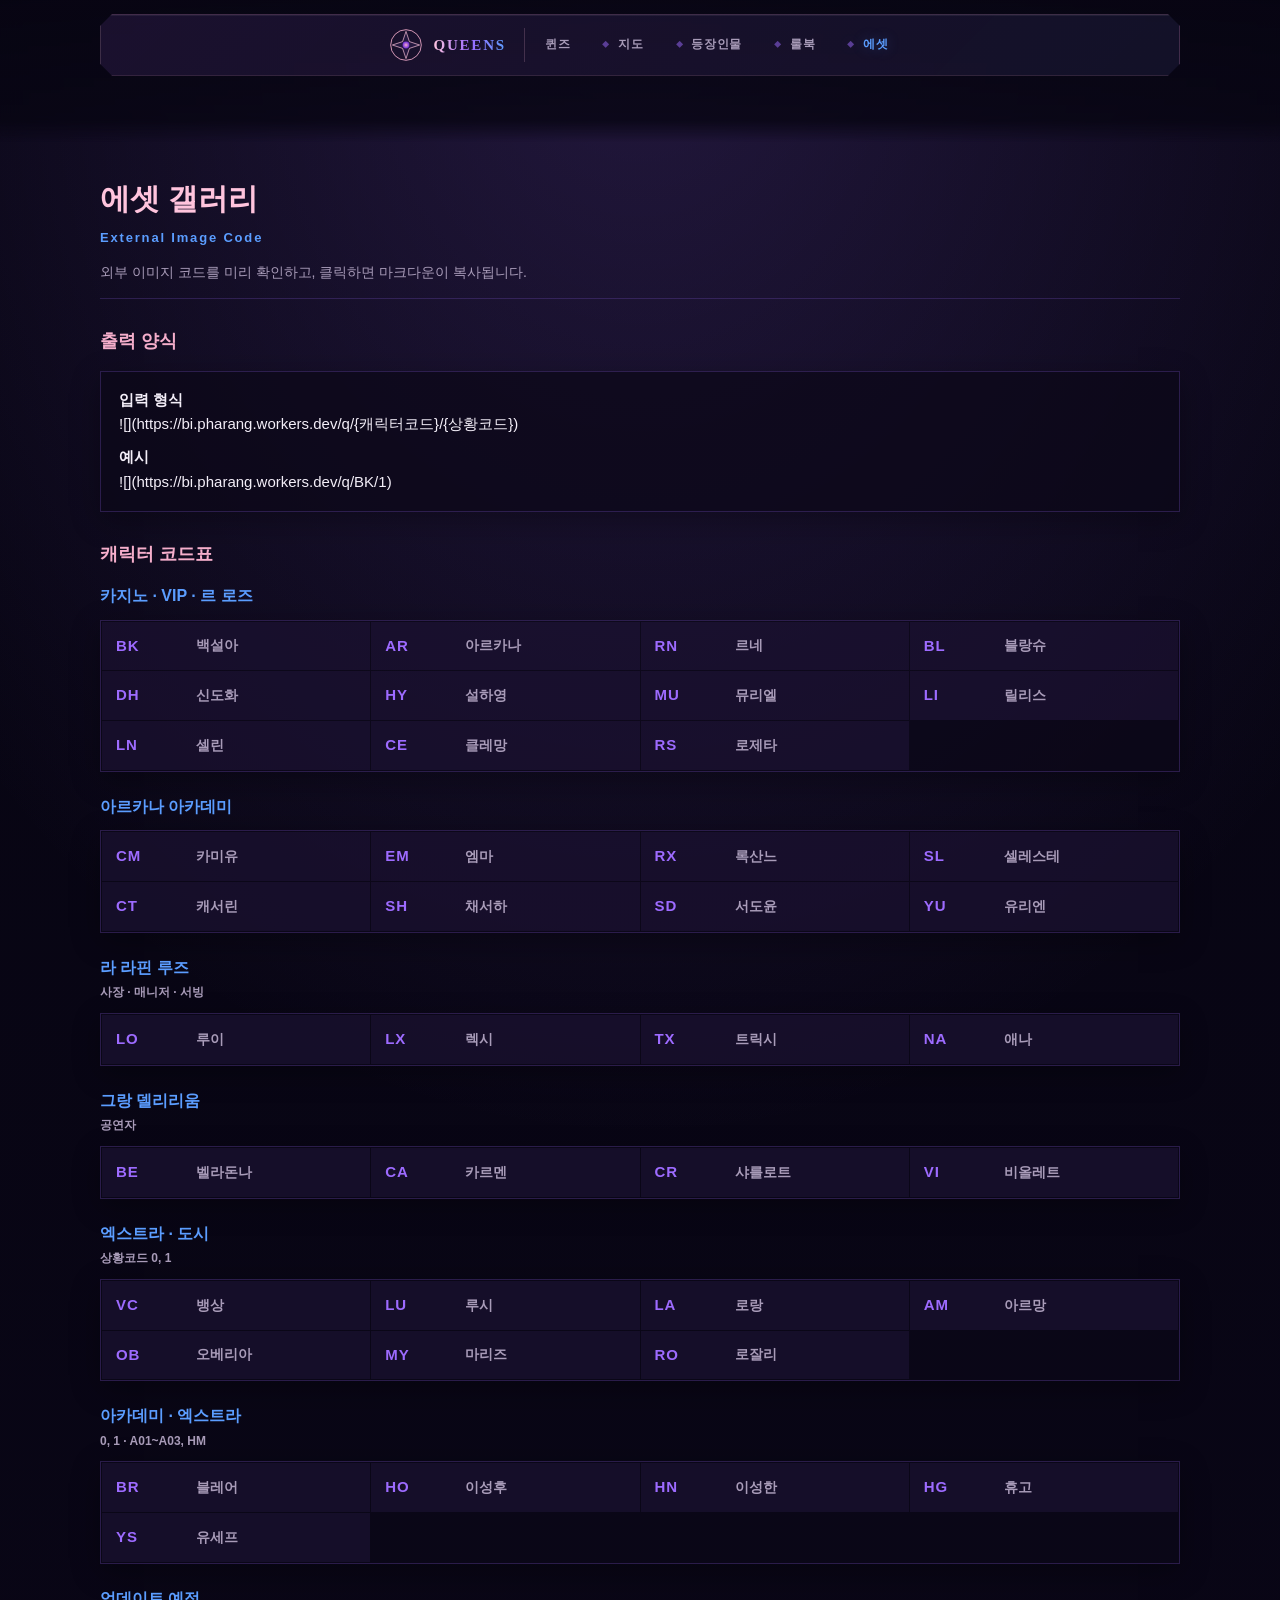
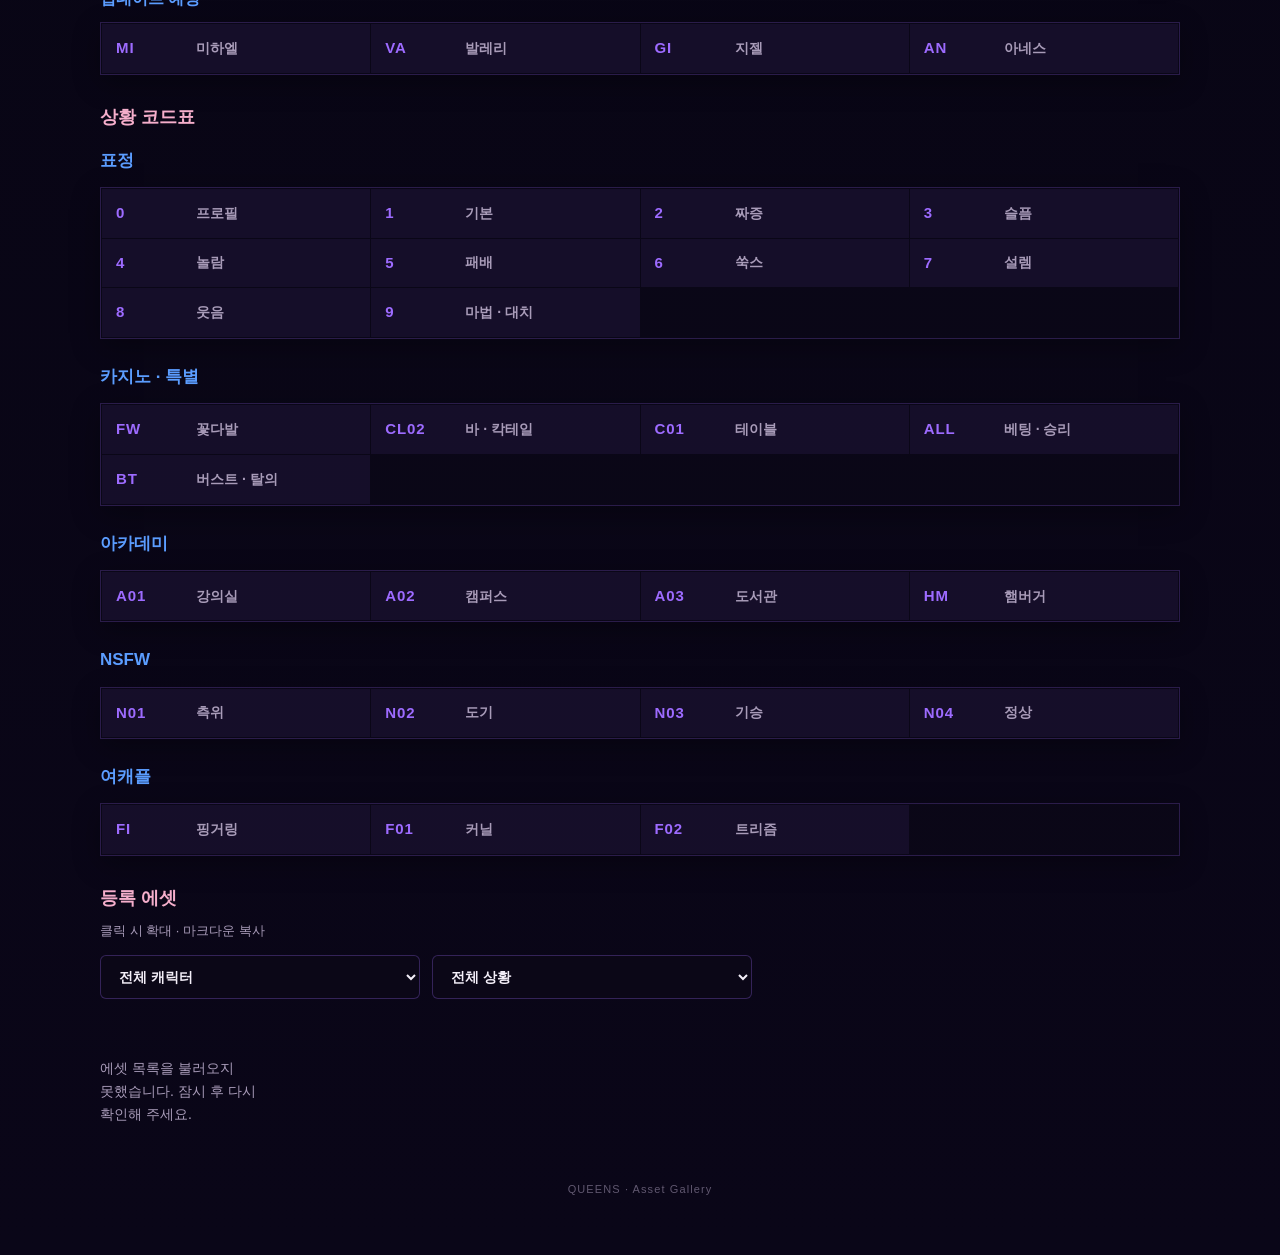
<file: gallery.html>
<!doctype html>
<html lang="ko">
<head>
  <meta charset="utf-8" />
  <meta name="viewport" content="width=device-width, initial-scale=1" />
  <title>퀸즈 · 에셋 갤러리</title>
  <link rel="stylesheet" href="queens-site-nav.css" />
  <style>
    :root {
      --bg-deep: #070512;
      --ink: #f3eef8;
      --muted: #a89bb8;
      --pink: #f5aecb;
      --pink-soft: #ffc4dd;
      --purple: #9d6bff;
      --blue: #5b9dff;
      --line: rgba(245, 174, 203, 0.18);
    }
    * { box-sizing: border-box; }
    body {
      margin: 0;
      color: var(--ink);
      font-family: "Pretendard", "Noto Sans KR", sans-serif;
      font-size: 15px;
      line-height: 1.65;
      word-break: keep-all;
      background:
        radial-gradient(ellipse 70% 40% at 50% 0%, rgba(157, 107, 255, 0.18), transparent),
        linear-gradient(180deg, var(--bg-deep), #0a0618);
      min-height: 100vh;
    }
    a { color: var(--pink-soft); text-decoration: none; font-weight: 700; }
    .wrap { width: min(1080px, calc(100% - 32px)); margin: 0 auto; padding: 0 0 56px; }
    .page-head {
      margin: 32px 0 20px;
      padding-bottom: 14px;
      border-bottom: 1px solid rgba(157, 107, 255, 0.2);
    }
    .page-head h1 {
      margin: 0;
      font-family: "Nanum Myeongjo", "Batang", serif;
      font-size: clamp(22px, 4vw, 30px);
      color: var(--pink-soft);
    }
    .page-head h1 small {
      display: block;
      margin-top: 4px;
      font-family: "Pretendard", sans-serif;
      font-size: 13px;
      font-weight: 600;
      letter-spacing: 0.14em;
      color: var(--blue);
    }
    .page-head p { margin: 12px 0 0; font-size: 14px; color: var(--muted); }
    .section-head { margin: 28px 0 14px; }
    .section-head h2 {
      margin: 0;
      font-family: "Nanum Myeongjo", serif;
      font-size: 18px;
      color: var(--pink);
    }
    .section-head p { margin: 6px 0 0; font-size: 13px; color: var(--muted); }
    .glass-panel {
      padding: 16px 18px;
      border: 1px solid rgba(157, 107, 255, 0.22);
      background: rgba(12, 8, 24, 0.72);
      box-shadow: 0 8px 28px rgba(0, 0, 0, 0.3);
    }
    .code-table {
      display: grid;
      grid-template-columns: repeat(4, minmax(0, 1fr));
      gap: 1px;
      overflow: hidden;
      padding: 1px;
    }
    .code-row {
      display: grid;
      grid-template-columns: 68px 1fr;
      gap: 12px;
      align-items: center;
      padding: 12px 14px;
      background: rgba(157, 107, 255, 0.08);
      font-size: 14px;
      border-bottom: none;
    }
    .code-row b { color: var(--purple); letter-spacing: 0.06em; font-size: 15px; }
    .code-row span { color: var(--muted); font-weight: 600; }
    .code-faction {
      margin: 22px 0 10px;
      font-size: 16px;
      font-weight: 700;
      color: var(--blue);
    }
    .code-faction:first-of-type { margin-top: 0; }
    .code-faction-note {
      display: block;
      margin-top: 2px;
      font-size: 12px;
      font-weight: 600;
      color: var(--muted);
    }
    @media (max-width: 720px) {
      .code-table { grid-template-columns: repeat(2, minmax(0, 1fr)); }
    }
    .rule-strip {
      margin-bottom: 20px;
      padding: 10px 14px;
      font-size: 12px;
      line-height: 1.5;
      color: var(--muted);
      border: 1px solid rgba(245, 174, 203, 0.2);
      background: rgba(245, 174, 203, 0.06);
    }
    .filter-row {
      display: flex;
      flex-wrap: wrap;
      gap: 12px;
      margin-bottom: 20px;
    }
    .filter-row select {
      padding: 12px 14px;
      border-radius: 6px;
      background: rgba(12, 8, 24, 0.92);
      color: var(--ink);
      border: 1px solid rgba(157, 107, 255, 0.28);
      font-size: 14px;
      font-weight: 700;
      flex: 1;
      min-width: 200px;
      max-width: 320px;
    }
    .gallery-grid {
      display: grid;
      grid-template-columns: repeat(auto-fill, minmax(160px, 1fr));
      gap: 14px;
    }
    .gallery-card {
      position: relative;
      cursor: pointer;
      border: 1px solid rgba(245, 174, 203, 0.18);
      border-radius: 4px;
      overflow: hidden;
      background: rgba(12, 8, 24, 0.85);
      aspect-ratio: 2 / 3;
    }
    .gallery-card img {
      display: block;
      width: 100%;
      height: 100%;
      object-fit: cover;
    }
    .gallery-card .card-cap {
      position: absolute;
      bottom: 0;
      left: 0;
      right: 0;
      padding: 24px 10px 10px;
      background: linear-gradient(to top, rgba(0,0,0,0.85), transparent);
      display: flex;
      justify-content: space-between;
      align-items: flex-end;
      gap: 6px;
    }
    .gallery-card strong {
      color: #fff;
      font-size: 13px;
      letter-spacing: 0.04em;
      text-shadow: 0 2px 4px rgba(0,0,0,0.8);
    }
    .gallery-card span {
      background: rgba(0,0,0,0.55);
      color: #ffc4dd;
      padding: 3px 6px;
      border-radius: 3px;
      font-size: 10px;
      font-weight: 800;
      border: 1px solid rgba(255,255,255,0.15);
      white-space: nowrap;
    }
    .empty-msg { color: var(--muted); font-size: 14px; padding: 24px 0; }
    #toast {
      visibility: hidden;
      min-width: 250px;
      margin-left: -125px;
      background: rgba(12, 8, 24, 0.95);
      color: var(--pink-soft);
      text-align: center;
      border-radius: 8px;
      padding: 16px;
      position: fixed;
      z-index: 1000;
      left: 50%;
      bottom: 30px;
      font-size: 14px;
      font-weight: bold;
      border: 1px solid rgba(245, 174, 203, 0.3);
      opacity: 0;
      transition: opacity 0.3s, bottom 0.3s;
    }
    #toast.show { visibility: visible; opacity: 1; bottom: 50px; }
    footer {
      padding-top: 16px;
      text-align: center;
      font-size: 11px;
      letter-spacing: 0.1em;
      color: rgba(168, 155, 184, 0.55);
    }
  </style>
</head>
<body>

  <nav class="realm-nav" aria-label="퀸즈 세계관 탐색">
    <div class="wrap">
      <div class="realm-nav-inner">
        <div class="realm-mark">
          <a href="index.html#city">
            <div class="sigil" aria-hidden="true">
              <svg viewBox="0 0 40 40" fill="none" xmlns="http://www.w3.org/2000/svg">
                <circle cx="20" cy="20" r="18" stroke="url(#galG1)" stroke-width="1"/>
                <path d="M20 4 L24 16 L36 20 L24 24 L20 36 L16 24 L4 20 L16 16 Z" stroke="url(#galG2)" stroke-width="0.8" fill="rgba(157,107,255,0.08)"/>
                <circle cx="20" cy="20" r="4" fill="url(#galG3)"/>
                <defs>
                  <linearGradient id="galG1" x1="0" y1="0" x2="40" y2="40"><stop stop-color="#f5aecb"/><stop offset=".5" stop-color="#9d6bff"/><stop offset="1" stop-color="#5b9dff"/></linearGradient>
                  <linearGradient id="galG2" x1="4" y1="4" x2="36" y2="36"><stop stop-color="#ffc4dd"/><stop offset="1" stop-color="#2563eb"/></linearGradient>
                  <radialGradient id="galG3"><stop stop-color="#f5aecb"/><stop offset="1" stop-color="#6d28d9"/></radialGradient>
                </defs>
              </svg>
            </div>
            <span>QUEENS</span>
          </a>
        </div>
        <div class="realm-links">
          <a href="index.html#city">퀸즈</a>
          <a href="map.html">지도</a>
          <a href="cast.html">등장인물</a>
          <a href="reference.html">룰북</a>
          <a href="gallery.html" class="is-here">에셋</a>
        </div>
      </div>
    </div>
  </nav>

  <div class="wrap">
    <header class="page-head">
      <h1>에셋 갤러리<small>External Image Code</small></h1>
      <p>외부 이미지 코드를 미리 확인하고, 클릭하면 마크다운이 복사됩니다.</p>
    </header>

    <section>
      <div class="section-head"><h2>출력 양식</h2></div>
      <article class="glass-panel">
        <p style="margin:0 0 8px;"><b>입력 형식</b><br>![](https://bi.pharang.workers.dev/q/{캐릭터코드}/{상황코드})</p>
        <p style="margin:0;"><b>예시</b><br>![](https://bi.pharang.workers.dev/q/BK/1)</p>
      </article>
    </section>

    <section>
      <div class="section-head"><h2>캐릭터 코드표</h2></div>

      <h3 class="code-faction">카지노 · VIP · 르 로즈</h3>
      <div class="code-table glass-panel">
        <div class="code-row"><b>BK</b><span>백설아</span></div>
        <div class="code-row"><b>AR</b><span>아르카나</span></div>
        <div class="code-row"><b>RN</b><span>르네</span></div>
        <div class="code-row"><b>BL</b><span>블랑슈</span></div>
        <div class="code-row"><b>DH</b><span>신도화</span></div>
        <div class="code-row"><b>HY</b><span>설하영</span></div>
        <div class="code-row"><b>MU</b><span>뮤리엘</span></div>
        <div class="code-row"><b>LI</b><span>릴리스</span></div>
        <div class="code-row"><b>LN</b><span>셀린</span></div>
        <div class="code-row"><b>CE</b><span>클레망</span></div>
        <div class="code-row"><b>RS</b><span>로제타</span></div>
      </div>

      <h3 class="code-faction">아르카나 아카데미</h3>
      <div class="code-table glass-panel">
        <div class="code-row"><b>CM</b><span>카미유</span></div>
        <div class="code-row"><b>EM</b><span>엠마</span></div>
        <div class="code-row"><b>RX</b><span>록산느</span></div>
        <div class="code-row"><b>SL</b><span>셀레스테</span></div>
        <div class="code-row"><b>CT</b><span>캐서린</span></div>
        <div class="code-row"><b>SH</b><span>채서하</span></div>
        <div class="code-row"><b>SD</b><span>서도윤</span></div>
        <div class="code-row"><b>YU</b><span>유리엔</span></div>
      </div>

      <h3 class="code-faction">라 라핀 루즈<span class="code-faction-note">사장 · 매니저 · 서빙</span></h3>
      <div class="code-table glass-panel">
        <div class="code-row"><b>LO</b><span>루이</span></div>
        <div class="code-row"><b>LX</b><span>렉시</span></div>
        <div class="code-row"><b>TX</b><span>트릭시</span></div>
        <div class="code-row"><b>NA</b><span>애나</span></div>
      </div>

      <h3 class="code-faction">그랑 델리리움<span class="code-faction-note">공연자</span></h3>
      <div class="code-table glass-panel">
        <div class="code-row"><b>BE</b><span>벨라돈나</span></div>
        <div class="code-row"><b>CA</b><span>카르멘</span></div>
        <div class="code-row"><b>CR</b><span>샤를로트</span></div>
        <div class="code-row"><b>VI</b><span>비올레트</span></div>
      </div>

      <h3 class="code-faction">엑스트라 · 도시<span class="code-faction-note">상황코드 0, 1</span></h3>
      <div class="code-table glass-panel">
        <div class="code-row"><b>VC</b><span>뱅상</span></div>
        <div class="code-row"><b>LU</b><span>루시</span></div>
        <div class="code-row"><b>LA</b><span>로랑</span></div>
        <div class="code-row"><b>AM</b><span>아르망</span></div>
        <div class="code-row"><b>OB</b><span>오베리아</span></div>
        <div class="code-row"><b>MY</b><span>마리즈</span></div>
        <div class="code-row"><b>RO</b><span>로잘리</span></div>
      </div>

      <h3 class="code-faction">아카데미 · 엑스트라<span class="code-faction-note">0, 1 · A01~A03, HM</span></h3>
      <div class="code-table glass-panel">
        <div class="code-row"><b>BR</b><span>블레어</span></div>
        <div class="code-row"><b>HO</b><span>이성후</span></div>
        <div class="code-row"><b>HN</b><span>이성한</span></div>
        <div class="code-row"><b>HG</b><span>휴고</span></div>
        <div class="code-row"><b>YS</b><span>유세프</span></div>
      </div>

      <h3 class="code-faction">업데이트 예정</h3>
      <div class="code-table glass-panel">
        <div class="code-row"><b>MI</b><span>미하엘</span></div>
        <div class="code-row"><b>VA</b><span>발레리</span></div>
        <div class="code-row"><b>GI</b><span>지젤</span></div>
        <div class="code-row"><b>AN</b><span>아네스</span></div>
      </div>
    </section>

    <section>
      <div class="section-head"><h2>상황 코드표</h2></div>
      <h3 style="color:var(--blue);margin:0 0 12px;font-size:17px;">표정</h3>
      <div class="code-table glass-panel" style="margin-bottom:24px;">
        <div class="code-row"><b>0</b><span>프로필</span></div>
        <div class="code-row"><b>1</b><span>기본</span></div>
        <div class="code-row"><b>2</b><span>짜증</span></div>
        <div class="code-row"><b>3</b><span>슬픔</span></div>
        <div class="code-row"><b>4</b><span>놀람</span></div>
        <div class="code-row"><b>5</b><span>패배</span></div>
        <div class="code-row"><b>6</b><span>쑥스</span></div>
        <div class="code-row"><b>7</b><span>설렘</span></div>
        <div class="code-row"><b>8</b><span>웃음</span></div>
        <div class="code-row"><b>9</b><span>마법 · 대치</span></div>
      </div>
      <h3 style="color:var(--blue);margin:0 0 12px;font-size:17px;">카지노 · 특별</h3>
      <div class="code-table glass-panel" style="margin-bottom:24px;">
        <div class="code-row"><b>FW</b><span>꽃다발</span></div>
        <div class="code-row"><b>CL02</b><span>바 · 칵테일</span></div>
        <div class="code-row"><b>C01</b><span>테이블</span></div>
        <div class="code-row"><b>ALL</b><span>베팅 · 승리</span></div>
        <div class="code-row"><b>BT</b><span>버스트 · 탈의</span></div>
      </div>
      <h3 style="color:var(--blue);margin:0 0 12px;font-size:17px;">아카데미</h3>
      <div class="code-table glass-panel" style="margin-bottom:24px;">
        <div class="code-row"><b>A01</b><span>강의실</span></div>
        <div class="code-row"><b>A02</b><span>캠퍼스</span></div>
        <div class="code-row"><b>A03</b><span>도서관</span></div>
        <div class="code-row"><b>HM</b><span>햄버거</span></div>
      </div>
      <h3 style="color:var(--blue);margin:0 0 12px;font-size:17px;">NSFW</h3>
      <div class="code-table glass-panel" style="margin-bottom:24px;">
        <div class="code-row"><b>N01</b><span>측위</span></div>
        <div class="code-row"><b>N02</b><span>도기</span></div>
        <div class="code-row"><b>N03</b><span>기승</span></div>
        <div class="code-row"><b>N04</b><span>정상</span></div>
      </div>
      <h3 style="color:var(--blue);margin:0 0 12px;font-size:17px;">여캐플</h3>
      <div class="code-table glass-panel">
        <div class="code-row"><b>FI</b><span>핑거링</span></div>
        <div class="code-row"><b>F01</b><span>커닐</span></div>
        <div class="code-row"><b>F02</b><span>트리즘</span></div>
      </div>
    </section>

    <section>
      <div class="section-head">
        <h2>등록 에셋</h2>
        <p>클릭 시 확대 · 마크다운 복사</p>
      </div>
      <div class="filter-row">
        <select id="character-filter" aria-label="캐릭터 필터">
          <option value="ALL">전체 캐릭터</option>
        </select>
        <select id="situation-filter" aria-label="상황 코드 필터">
          <option value="ALL">전체 상황</option>
        </select>
      </div>
      <div class="gallery-grid" id="asset-grid"></div>
    </section>

    <footer>QUEENS · Asset Gallery</footer>
  </div>

  <div id="toast">복사되었습니다!</div>
  <div id="image-modal" style="display:none;position:fixed;z-index:2000;inset:0;overflow:auto;background:rgba(0,0,0,0.88);backdrop-filter:blur(5px);cursor:zoom-out;" onclick="closeModal()">
    <span style="position:absolute;top:20px;right:30px;color:rgba(255,255,255,0.7);font-size:40px;font-weight:bold;">&times;</span>
    <img id="modal-img" alt="" style="margin:auto;display:block;max-width:90%;max-height:90vh;position:absolute;top:50%;left:50%;transform:translate(-50%,-50%);border-radius:8px;box-shadow:0 0 40px rgba(0,0,0,0.8);" />
  </div>

  <script src="queens-gallery-allow.js"></script>
  <script>
    var Allow = window.QueensGalleryAllow;
    var filterSelect = document.getElementById("character-filter");
    var situationSelect = document.getElementById("situation-filter");
    var assetGrid = document.getElementById("asset-grid");
    var toast = document.getElementById("toast");
    var allAssets = [];

    var I_REPO_BASE = "https://cheongyeon-dev.github.io/q";
    var WORKER_BASE = "https://bi.pharang.workers.dev/q";

    var CHAR_NAMES = {
      AM: "아르망", AN: "아네스", AR: "아르카나", BE: "벨라돈나", BK: "백설아", BL: "블랑슈", BR: "블레어",
      CA: "카르멘", CE: "클레망", CM: "카미유", CR: "샤를로트", CT: "캐서린", DH: "신도화", EM: "엠마",
      GI: "지젤", HG: "휴고", HN: "이성한", HO: "이성후", HY: "설하영", LA: "로랑", LI: "릴리스", LN: "셀린",
      LO: "루이", LU: "루시", LX: "렉시", MI: "미하엘", MU: "뮤리엘", MY: "마리즈", NA: "애나", OB: "오베리아",
      RO: "로잘리", RS: "로제타", RN: "르네", RX: "록산느", SD: "서도윤", SH: "채서하", SL: "셀레스테",
      TX: "트릭시", VA: "발레리", VC: "뱅상", VI: "비올레트", YS: "유세프", YU: "유리엔",
    };

    var CHAR_ORDER = [
      "BK", "AR", "DH", "BE", "BL", "CT", "SH", "YU", "RS", "MU", "CA", "CR", "VI", "HY",
      "LO", "LX", "TX", "NA", "RN", "SL", "RX", "EM", "SD", "CE", "LN", "LI",
      "RO", "MY", "AM", "OB", "LA", "LU", "VC", "CM", "BR", "MI", "HO", "HN", "HG", "YS",
    ];

    var SIT_LABELS = {
      "0": "등장·프로필", "1": "기본", "2": "짜증", "3": "슬픔", "4": "놀람", "5": "패배",
      "6": "쑥스", "7": "설렘", "8": "웃음", "9": "마법·대치",
      FW: "꽃다발", CL02: "바·칵테일", C01: "테이블", ALL: "베팅·승리", BT: "버스트·탈의",
      A01: "아카데미·강의실", A02: "아카데미·캠퍼스", A03: "아카데미·도서관",
      HM: "햄버거",
      N01: "측위", N02: "도기", N03: "기승", N04: "정상",
      FI: "핑거링", F01: "커닐", F02: "트리즘",
    };

    function situationOf(asset) {
      return asset.situation || Allow.situationPrefix(asset.code);
    }

    function showToast(message) {
      toast.textContent = message;
      toast.className = "show";
      setTimeout(function () { toast.className = toast.className.replace("show", ""); }, 2000);
    }

    window.copyToClipboard = function (text) {
      navigator.clipboard.writeText(text).then(function () {
        showToast("복사되었습니다: " + text);
      }).catch(function (err) { console.error(err); });
    };

    window.openModal = function (imgSrc) {
      document.getElementById("image-modal").style.display = "block";
      document.getElementById("modal-img").src = imgSrc;
    };

    window.closeModal = function () {
      document.getElementById("image-modal").style.display = "none";
    };

    window.handleClick = function (mdText, imgSrc) {
      copyToClipboard(mdText);
      openModal(imgSrc);
    };

    function buildSituationFilter() {
      var html = '<option value="ALL">전체 상황</option>';
      Allow.PHASE1_FILTER_ORDER.forEach(function (code) {
        var label = SIT_LABELS[code] || code;
        html += '<option value="' + code + '">' + code + " (" + label + ")</option>";
      });
      situationSelect.innerHTML = html;
    }

    function buildCharacterFilter(groups) {
      var html = '<option value="ALL">전체 캐릭터</option>';
      groups.forEach(function (code) {
        var name = CHAR_NAMES[code] || code;
        html += '<option value="' + code + '">' + code + " (" + name + ")</option>";
      });
      filterSelect.innerHTML = html;
    }

    function sortIndex(code) {
      var i = CHAR_ORDER.indexOf(code);
      return i === -1 ? 999 : i;
    }

    function renderAssets() {
      var charFilter = filterSelect.value;
      var sitFilter = situationSelect.value;

      var filtered = charFilter === "ALL"
        ? allAssets.slice()
        : allAssets.filter(function (a) { return a.group === charFilter; });

      if (sitFilter !== "ALL") {
        filtered = filtered.filter(function (a) {
          return situationOf(a) === sitFilter;
        });
      }

      filtered = filtered.filter(function (a) {
        return Allow.isAllowed(a.group, situationOf(a));
      });

      filtered.sort(function (a, b) {
        var ia = sortIndex(a.group);
        var ib = sortIndex(b.group);
        if (ia !== ib) return ia - ib;
        return a.code.localeCompare(b.code, undefined, { numeric: true });
      });

      if (!filtered.length) {
        assetGrid.innerHTML = '<p class="empty-msg">표시할 에셋이 없습니다.</p>';
        return;
      }

      assetGrid.innerHTML = filtered.map(function (asset) {
        var sit = situationOf(asset);
        var mdText = "![](" + WORKER_BASE + "/" + asset.group + "/" + sit + ")";
        var imgSrc = I_REPO_BASE + "/" + asset.group + "/" + asset.code + ".webp";
        var mdEsc = mdText.replace(/\\/g, "\\\\").replace(/'/g, "\\'");
        var imgEsc = imgSrc.replace(/'/g, "\\'");
        return (
          '<article class="gallery-card" onclick="handleClick(\'' + mdEsc + '\', \'' + imgEsc + '\')">' +
          '<img src="' + imgSrc + '" alt="' + asset.group + "/" + asset.code + '" loading="lazy" onerror="this.style.opacity=\'0.35\'" />' +
          '<div class="card-cap"><strong>' + asset.group + "/" + sit + '</strong><span>복사</span></div>' +
          "</article>"
        );
      }).join("");
    }

    filterSelect.addEventListener("change", renderAssets);
    situationSelect.addEventListener("change", renderAssets);

    buildSituationFilter();

    fetch(I_REPO_BASE + "/manifest.json")
      .then(function (response) { return response.json(); })
      .then(function (manifest) {
        allAssets = (manifest && manifest.assets) ? manifest.assets : [];
        var groups = {};
        allAssets.forEach(function (a) {
          if (Allow.isAllowed(a.group, situationOf(a))) groups[a.group] = 1;
        });
        var groupList = Object.keys(groups).sort(function (a, b) {
          return sortIndex(a) - sortIndex(b);
        });
        buildCharacterFilter(groupList);
        renderAssets();
      })
      .catch(function (err) {
        console.error(err);
        assetGrid.innerHTML = '<p class="empty-msg">에셋 목록을 불러오지 못했습니다. 잠시 후 다시 확인해 주세요.</p>';
      });
  </script>
</body>
</html>
</file>
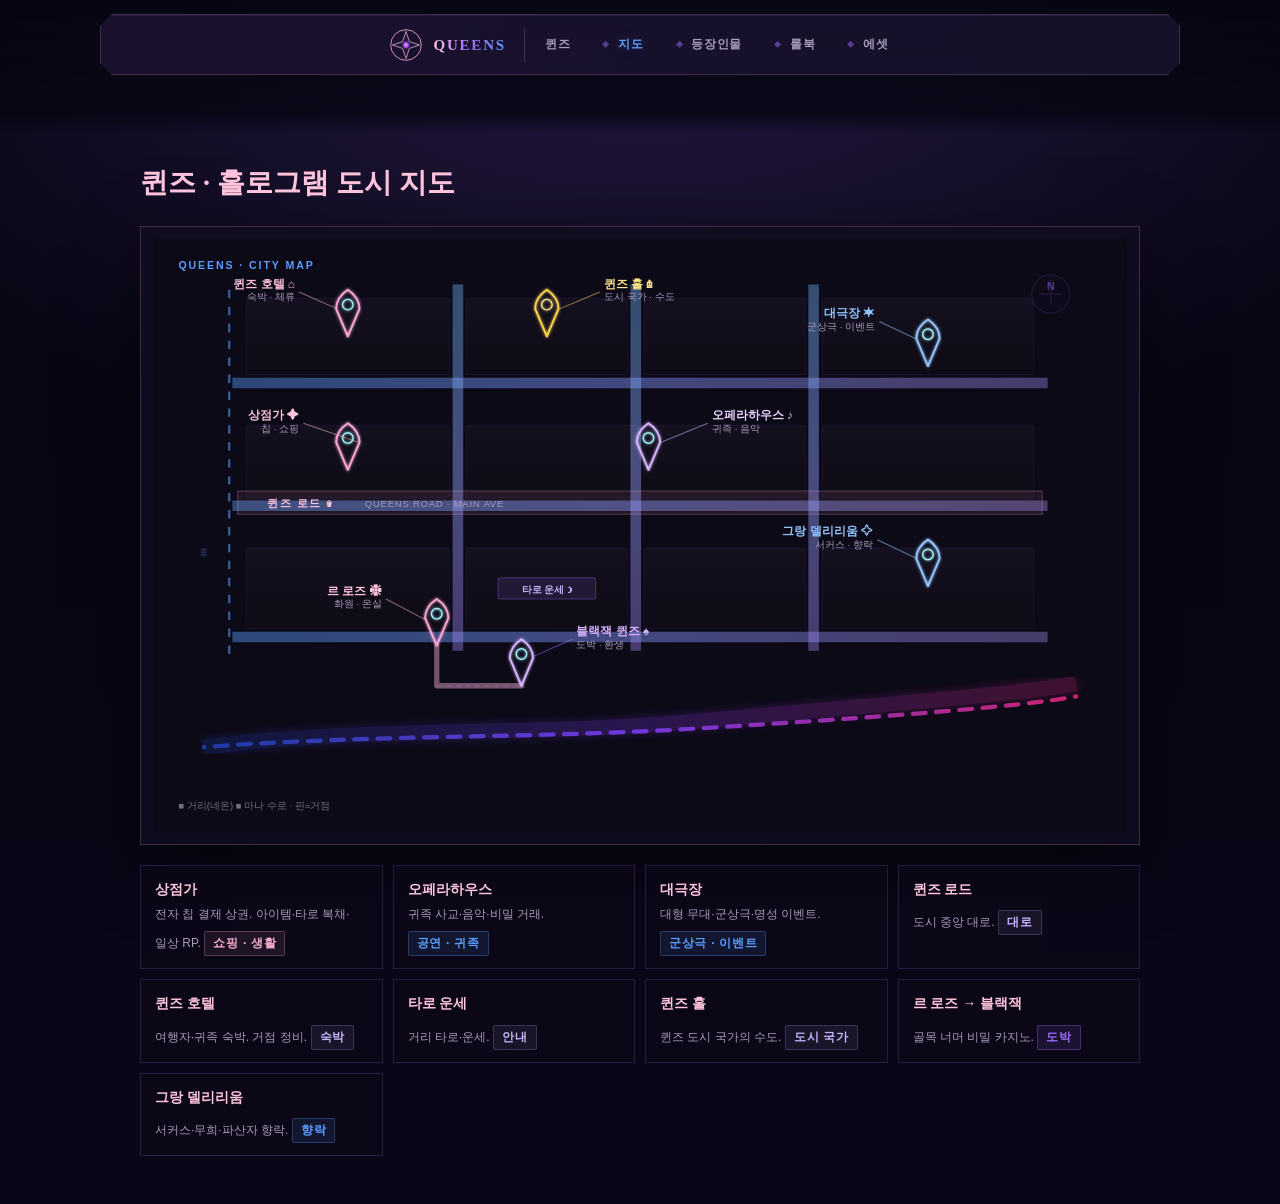
<file: map.html>
<!doctype html>
<html lang="ko">
<head>
  <meta charset="utf-8" />
  <meta name="viewport" content="width=device-width, initial-scale=1" />
  <title>퀸즈 · 도시 지도</title>
  <link rel="stylesheet" href="queens-site-nav.css" />
  <style>
    :root {
      --bg-deep: #070512;
      --ink: #f3eef8;
      --muted: #a89bb8;
      --pink-soft: #ffc4dd;
      --purple: #9d6bff;
      --blue: #5b9dff;
      --glass: rgba(18, 12, 32, 0.85);
    }
    * { box-sizing: border-box; }
    html { scrollbar-width: none; -ms-overflow-style: none; }
    html::-webkit-scrollbar { display: none; width: 0; height: 0; }
    body {
      margin: 0;
      color: var(--ink);
      font-family: "Pretendard", "Noto Sans KR", sans-serif;
      line-height: 1.6;
      word-break: keep-all;
      background:
        radial-gradient(ellipse 70% 40% at 50% 0%, rgba(157, 107, 255, 0.2), transparent),
        linear-gradient(180deg, var(--bg-deep), #0a0618);
      min-height: 100vh;
      scrollbar-width: none;
      -ms-overflow-style: none;
    }
    body::-webkit-scrollbar { display: none; width: 0; height: 0; }
    .wrap { width: min(1000px, calc(100% - 32px)); margin: 0 auto; padding: 0 0 48px; }
    .page-head { margin: 28px 0 20px; }
    .page-head h1 { margin: 0; font-family: "Nanum Myeongjo", serif; font-size: clamp(22px, 4vw, 28px); color: var(--pink-soft); }
    .map-panel {
      padding: 12px;
      border: 1px solid rgba(245, 174, 203, 0.2);
      background: var(--glass);
      box-shadow: 0 20px 60px rgba(0,0,0,.5);
    }
    .map-panel svg { display: block; width: 100%; height: auto; }
    .legend {
      display: grid;
      grid-template-columns: repeat(auto-fill, minmax(220px, 1fr));
      gap: 10px;
      margin-top: 20px;
    }
    .legend-item {
      padding: 12px 14px;
      border: 1px solid rgba(157, 107, 255, 0.2);
      background: rgba(12, 8, 24, 0.7);
      font-size: 13px;
    }
    .legend-item strong { display: block; color: var(--pink-soft); margin-bottom: 4px; font-size: 14px; }
    .legend-item span { color: var(--muted); font-size: 12px; }
    .tag { display: inline-block; margin-top: 6px; padding: 2px 8px; font-size: 10px; font-weight: 800; letter-spacing: .06em; border-radius: 2px; }
    .tag.gamble { color: var(--purple); background: rgba(157,107,255,.12); border: 1px solid rgba(157,107,255,.3); }
    .tag.show { color: var(--blue); background: rgba(91,157,255,.1); border: 1px solid rgba(91,157,255,.28); }
    .tag.shop { color: #f5aecb; background: rgba(245,174,203,.08); border: 1px solid rgba(245,174,203,.25); }
    .tag.social { color: #c4b5fd; background: rgba(196,181,253,.08); border: 1px solid rgba(196,181,253,.2); }
    html.is-embed .realm-nav,
    html.is-embed .page-head { display: none; }
    html.is-embed body { min-height: auto; background: #070512; }
    html.is-embed .wrap { padding-top: 8px; }
  </style>
  <script>
    if (new URLSearchParams(location.search).get("embed") === "1") {
      document.documentElement.classList.add("is-embed");
    }
  </script>
</head>
<body>

  <nav class="realm-nav" aria-label="퀸즈 세계관 탐색">
    <div class="wrap">
      <div class="realm-nav-inner">
        <div class="realm-mark">
          <a href="index.html#city">
            <div class="sigil" aria-hidden="true">
              <svg viewBox="0 0 40 40" fill="none" xmlns="http://www.w3.org/2000/svg">
                <circle cx="20" cy="20" r="18" stroke="url(#mapG1)" stroke-width="1"/>
                <path d="M20 4 L24 16 L36 20 L24 24 L20 36 L16 24 L4 20 L16 16 Z" stroke="url(#mapG2)" stroke-width="0.8" fill="rgba(157,107,255,0.08)"/>
                <circle cx="20" cy="20" r="4" fill="url(#mapG3)"/>
                <defs>
                  <linearGradient id="mapG1" x1="0" y1="0" x2="40" y2="40"><stop stop-color="#f5aecb"/><stop offset=".5" stop-color="#9d6bff"/><stop offset="1" stop-color="#5b9dff"/></linearGradient>
                  <linearGradient id="mapG2" x1="4" y1="4" x2="36" y2="36"><stop stop-color="#ffc4dd"/><stop offset="1" stop-color="#2563eb"/></linearGradient>
                  <radialGradient id="mapG3"><stop stop-color="#f5aecb"/><stop offset="1" stop-color="#6d28d9"/></radialGradient>
                </defs>
              </svg>
            </div>
            <span>QUEENS</span>
          </a>
        </div>
        <div class="realm-links">
          <a href="index.html#city">퀸즈</a>
          <a href="preview-map.html" class="is-here">지도</a>
          <a href="cast.html">등장인물</a>
          <a href="reference.html">룰북</a>
          <a href="gallery.html">에셋</a>
        </div>
      </div>
    </div>
  </nav>

  <div class="wrap">
    <header class="page-head">
      <h1>퀸즈 · 홀로그램 도시 지도</h1>
    </header>

    <div class="map-panel">
      <svg viewBox="0 0 920 560" fill="none" xmlns="http://www.w3.org/2000/svg" role="img" aria-label="퀸즈 도시 지도">
        <defs>
          <linearGradient id="bgG" x1="0" y1="0" x2="920" y2="560"><stop stop-color="#0d0a18"/><stop offset="1" stop-color="#070512"/></linearGradient>
          <linearGradient id="blockG" x1="0" y1="0" x2="0" y2="1"><stop stop-color="#14101f"/><stop offset="1" stop-color="#0e0b16"/></linearGradient>
          <linearGradient id="canalG" x1="0" y1="0" x2="1" y2="0"><stop stop-color="#1e40af"/><stop offset=".5" stop-color="#7c3aed"/><stop offset="1" stop-color="#db2777"/></linearGradient>
          <filter id="pinNeon"><feGaussianBlur stdDeviation="1.4" result="b"/><feMerge><feMergeNode in="b"/><feMergeNode in="SourceGraphic"/></feMerge></filter>
          <g id="mapPinPink" filter="url(#pinNeon)">
            <path d="M0,0 L-11,-26 C-11,-34 -6,-40 0,-44 C6,-40 11,-34 11,-26 Z" fill="none" stroke="#f9a8d4" stroke-width="1.8" stroke-linejoin="round"/>
            <circle cx="0" cy="-30" r="5" fill="none" stroke="#a5f3fc" stroke-width="1.3"/>
          </g>
          <g id="mapPinPurple" filter="url(#pinNeon)">
            <path d="M0,0 L-11,-26 C-11,-34 -6,-40 0,-44 C6,-40 11,-34 11,-26 Z" fill="none" stroke="#d8b4fe" stroke-width="1.8" stroke-linejoin="round"/>
            <circle cx="0" cy="-30" r="5" fill="none" stroke="#a5f3fc" stroke-width="1.3"/>
          </g>
          <g id="mapPinBlue" filter="url(#pinNeon)">
            <path d="M0,0 L-11,-26 C-11,-34 -6,-40 0,-44 C6,-40 11,-34 11,-26 Z" fill="none" stroke="#93c5fd" stroke-width="1.8" stroke-linejoin="round"/>
            <circle cx="0" cy="-30" r="5" fill="none" stroke="#a5f3fc" stroke-width="1.3"/>
          </g>
          <g id="mapPinGold" filter="url(#pinNeon)">
            <path d="M0,0 L-11,-26 C-11,-34 -6,-40 0,-44 C6,-40 11,-34 11,-26 Z" fill="none" stroke="#fcd34d" stroke-width="1.8" stroke-linejoin="round"/>
            <circle cx="0" cy="-30" r="5" fill="none" stroke="#fde68a" stroke-width="1.3"/>
          </g>
          <filter id="canalGlow"><feGaussianBlur stdDeviation="4" result="b"/><feMerge><feMergeNode in="b"/><feMergeNode in="SourceGraphic"/></feMerge></filter>
          <linearGradient id="roadH" gradientUnits="userSpaceOnUse" x1="80" y1="0" x2="840" y2="0">
            <stop stop-color="#5b9dff" stop-opacity="0.42"/>
            <stop offset=".45" stop-color="#7b8ef0" stop-opacity="0.48"/>
            <stop offset="1" stop-color="#9d88e8" stop-opacity="0.4"/>
          </linearGradient>
          <linearGradient id="roadV" gradientUnits="userSpaceOnUse" x1="0" y1="48" x2="0" y2="384">
            <stop stop-color="#6eb5f7" stop-opacity="0.4"/>
            <stop offset=".5" stop-color="#8b9cf6" stop-opacity="0.46"/>
            <stop offset="1" stop-color="#a78bfa" stop-opacity="0.38"/>
          </linearGradient>
        </defs>

        <rect width="920" height="560" rx="4" fill="url(#bgG)"/>

        <!-- 도시 블록 (거리 사이 덩어리) -->
        <g fill="url(#blockG)" stroke="rgba(157,107,255,.08)" stroke-width="1">
          <rect x="88" y="56" width="192" height="72" rx="2"/>
          <rect x="296" y="56" width="152" height="72" rx="2"/>
          <rect x="464" y="56" width="152" height="72" rx="2"/>
          <rect x="632" y="56" width="200" height="72" rx="2"/>
          <rect x="88" y="176" width="192" height="68" rx="2"/>
          <rect x="296" y="176" width="320" height="68" rx="2"/>
          <rect x="632" y="176" width="200" height="68" rx="2"/>
          <rect x="88" y="292" width="192" height="76" rx="2"/>
          <rect x="296" y="292" width="152" height="76" rx="2"/>
          <rect x="464" y="292" width="152" height="76" rx="2"/>
          <rect x="632" y="292" width="200" height="76" rx="2"/>
        </g>

        <!-- 거리 (블루·보라 그라데이션 스트로크) -->
        <g stroke="url(#roadH)" stroke-width="10" stroke-linecap="square">
          <line x1="80" y1="136" x2="840" y2="136"/>
          <line x1="80" y1="252" x2="840" y2="252"/>
          <line x1="80" y1="376" x2="840" y2="376"/>
        </g>
        <g stroke="url(#roadV)" stroke-width="10" stroke-linecap="square">
          <line x1="288" y1="48" x2="288" y2="384"/>
          <line x1="456" y1="48" x2="456" y2="384"/>
          <line x1="624" y1="48" x2="624" y2="384"/>
        </g>

        <!-- 퀸즈 로드 (중앙 대로 — 라벨은 도로 위 여백, 핀과 분리) -->
        <rect x="80" y="238" width="760" height="22" fill="rgba(245,174,203,.08)" stroke="rgba(245,174,203,.25)" stroke-width="1"/>
        <text x="108" y="253" fill="#ffc4dd" font-size="10" font-weight="800" letter-spacing=".14em">퀸즈 로드 ♕</text>
        <text x="200" y="253" fill="#a89bb8" font-size="9" letter-spacing=".08em">QUEENS ROAD · MAIN AVE</text>
        <!-- ㄴ 골목 (그리드 코너 안쪽 여백) -->
        <path d="M268 384 L268 422 L348 422" stroke="rgba(245,174,203,.45)" stroke-width="5" fill="none" stroke-linecap="round" stroke-linejoin="round"/>
        <path d="M268 422 L348 422" stroke="rgba(157,107,255,.28)" stroke-width="2" stroke-dasharray="5 4"/>

        <!-- 마나 수로 (하단 + 좌측 관통) -->
        <path d="M48 480 C200 460 360 470 520 455 C680 440 820 430 872 420" stroke="url(#canalG)" stroke-width="14" opacity=".25" filter="url(#canalGlow)"/>
        <path d="M48 480 C200 468 360 472 520 462 C680 452 820 442 872 432" stroke="url(#canalG)" stroke-width="4" stroke-linecap="round" stroke-dasharray="12 10" opacity=".9">
          <animate attributeName="stroke-dashoffset" values="0;-44" dur="5s" repeatCount="indefinite"/>
        </path>
        <path d="M72 48 L72 400" stroke="url(#canalG)" stroke-width="6" opacity=".35"/>
        <path d="M72 48 L72 400" stroke="#5b9dff" stroke-width="2" stroke-dasharray="8 8" opacity=".6"/>
        <text x="48" y="300" fill="#5b9dff" font-size="14" opacity="0.5" font-family="Georgia, 'Nanum Myeongjo', serif" text-anchor="middle">≋</text>

        <!-- 거점: 핀(패스 끝점) + 라벨(이름 뒤 기호) -->
        <!-- 상점가 (퀸즈 로드 아래·좌측 블록) -->
        <g transform="translate(184,218)">
          <use href="#mapPinPink"/>
          <line x1="10" y1="-26" x2="-42" y2="-44" stroke="rgba(245,174,203,.55)" stroke-width="1"/>
          <text x="-46" y="-48" text-anchor="end" fill="#ffc4dd" font-size="11" font-weight="700">상점가 ✦</text>
          <text x="-46" y="-36" text-anchor="end" fill="#a89bb8" font-size="9">칩 · 쇼핑</text>
        </g>
        <!-- 오페라하우스 (퀸즈 로드 아래·중앙 블록 우측) -->
        <g transform="translate(468,218)">
          <use href="#mapPinPurple"/>
          <line x1="12" y1="-26" x2="56" y2="-44" stroke="rgba(196,181,253,.55)" stroke-width="1"/>
          <text x="60" y="-48" fill="#e9d5ff" font-size="11" font-weight="700">오페라하우스 ♪</text>
          <text x="60" y="-36" fill="#a89bb8" font-size="9">귀족 · 음악</text>
        </g>
        <!-- 대극장 -->
        <g transform="translate(732,120)">
          <use href="#mapPinBlue"/>
          <line x1="-12" y1="-26" x2="-46" y2="-42" stroke="rgba(147,197,253,.55)" stroke-width="1"/>
          <text x="-50" y="-46" text-anchor="end" fill="#93c5fd" font-size="11" font-weight="700">대극장 ✶</text>
          <text x="-50" y="-34" text-anchor="end" fill="#a89bb8" font-size="9">군상극 · 이벤트</text>
        </g>
        <!-- 르 로즈 (ㄴ 골목 시작점 = 패스 첫 꼭짓점) -->
        <g transform="translate(268,384)">
          <use href="#mapPinPink"/>
          <line x1="-10" y1="-24" x2="-48" y2="-44" stroke="rgba(245,174,203,.55)" stroke-width="1"/>
          <text x="-52" y="-48" text-anchor="end" fill="#ffc4dd" font-size="11" font-weight="700">르 로즈 ❈</text>
          <text x="-52" y="-36" text-anchor="end" fill="#a89bb8" font-size="9">화원 · 온실</text>
        </g>
        <!-- 블랙잭 (ㄴ 골목 끝점) -->
        <g transform="translate(348,422)">
          <use href="#mapPinPurple"/>
          <line x1="12" y1="-28" x2="48" y2="-44" stroke="rgba(157,107,255,.55)" stroke-width="1"/>
          <text x="52" y="-48" fill="#d8b4fe" font-size="11" font-weight="800">블랙잭 퀸즈 ♠</text>
          <text x="52" y="-36" fill="#a89bb8" font-size="9">도박 · 환생</text>
        </g>
        <!-- 델리리움 -->
        <g transform="translate(732,328)">
          <use href="#mapPinBlue"/>
          <line x1="-10" y1="-26" x2="-48" y2="-44" stroke="rgba(147,197,253,.55)" stroke-width="1"/>
          <text x="-52" y="-48" text-anchor="end" fill="#93c5fd" font-size="11" font-weight="700">그랑 델리리움 ✧</text>
          <text x="-52" y="-36" text-anchor="end" fill="#a89bb8" font-size="9">서커스 · 향락</text>
        </g>
        <!-- 호텔 (상단 좌측 · 라벨은 왼쪽으로) -->
        <g transform="translate(184,92)">
          <use href="#mapPinPink"/>
          <line x1="-10" y1="-26" x2="-46" y2="-42" stroke="rgba(245,174,203,.55)" stroke-width="1"/>
          <text x="-50" y="-46" text-anchor="end" fill="#ffc4dd" font-size="11" font-weight="700">퀸즈 호텔 ⌂</text>
          <text x="-50" y="-34" text-anchor="end" fill="#a89bb8" font-size="9">숙박 · 체류</text>
        </g>
        <!-- 퀸즈 홀 (상단 중앙 · 라벨은 오른쪽으로) -->
        <g transform="translate(372,92)">
          <use href="#mapPinGold"/>
          <line x1="12" y1="-26" x2="50" y2="-42" stroke="rgba(252,211,77,.55)" stroke-width="1"/>
          <text x="54" y="-46" fill="#fde68a" font-size="11" font-weight="800">퀸즈 홀 ♔</text>
          <text x="54" y="-34" fill="#a89bb8" font-size="9">도시 국가 · 수도</text>
        </g>
        <!-- 타로 운세 (상점가 인근) -->
        <g transform="translate(372,330)">
          <rect x="-46" y="-10" width="92" height="20" rx="2" fill="rgba(157,107,255,.12)" stroke="rgba(157,107,255,.35)"/>
          <text y="4" text-anchor="middle" fill="#c4b5fd" font-size="9" font-weight="700">타로 운세 ☽</text>
        </g>

        <!-- 나침반 느낌 -->
        <g transform="translate(848,52)" opacity=".5">
          <circle r="18" fill="rgba(18,12,32,.8)" stroke="rgba(157,107,255,.3)"/>
          <text y="-4" text-anchor="middle" fill="#9d6bff" font-size="10" font-weight="800">N</text>
          <path d="M0,-14 L0,10 M-10,0 L10,0" stroke="rgba(157,107,255,.4)" stroke-width="1"/>
        </g>

        <text x="24" y="28" fill="#5b9dff" font-size="10" font-weight="800" letter-spacing=".18em">QUEENS · CITY MAP</text>
        <text x="24" y="538" fill="#6b7280" font-size="9">■ 거리(네온) ■ 마나 수로 · 핀=거점</text>
      </svg>
    </div>

    <div class="legend">
      <div class="legend-item">
        <strong>상점가</strong>
        <span>전자 칩 결제 상권. 아이템·타로 복채·일상 RP.</span>
        <span class="tag shop">쇼핑 · 생활</span>
      </div>
      <div class="legend-item">
        <strong>오페라하우스</strong>
        <span>귀족 사교·음악·비밀 거래.</span>
        <span class="tag show">공연 · 귀족</span>
      </div>
      <div class="legend-item">
        <strong>대극장</strong>
        <span>대형 무대·군상극·명성 이벤트.</span>
        <span class="tag show">군상극 · 이벤트</span>
      </div>
      <div class="legend-item">
        <strong>퀸즈 로드</strong>
        <span>도시 중앙 대로.</span>
        <span class="tag social">대로</span>
      </div>
      <div class="legend-item">
        <strong>퀸즈 호텔</strong>
        <span>여행자·귀족 숙박. 거점 정비.</span>
        <span class="tag social">숙박</span>
      </div>
      <div class="legend-item">
        <strong>타로 운세</strong>
        <span>거리 타로·운세.</span>
        <span class="tag social">안내</span>
      </div>
      <div class="legend-item">
        <strong>퀸즈 홀</strong>
        <span>퀸즈 도시 국가의 수도.</span>
        <span class="tag social">도시 국가</span>
      </div>
      <div class="legend-item">
        <strong>르 로즈 → 블랙잭</strong>
        <span>골목 너머 비밀 카지노.</span>
        <span class="tag gamble">도박</span>
      </div>
      <div class="legend-item">
        <strong>그랑 델리리움</strong>
        <span>서커스·무희·파산자 향락.</span>
        <span class="tag show">향락</span>
      </div>
    </div>
  </div>
</body>
</html>
</file>
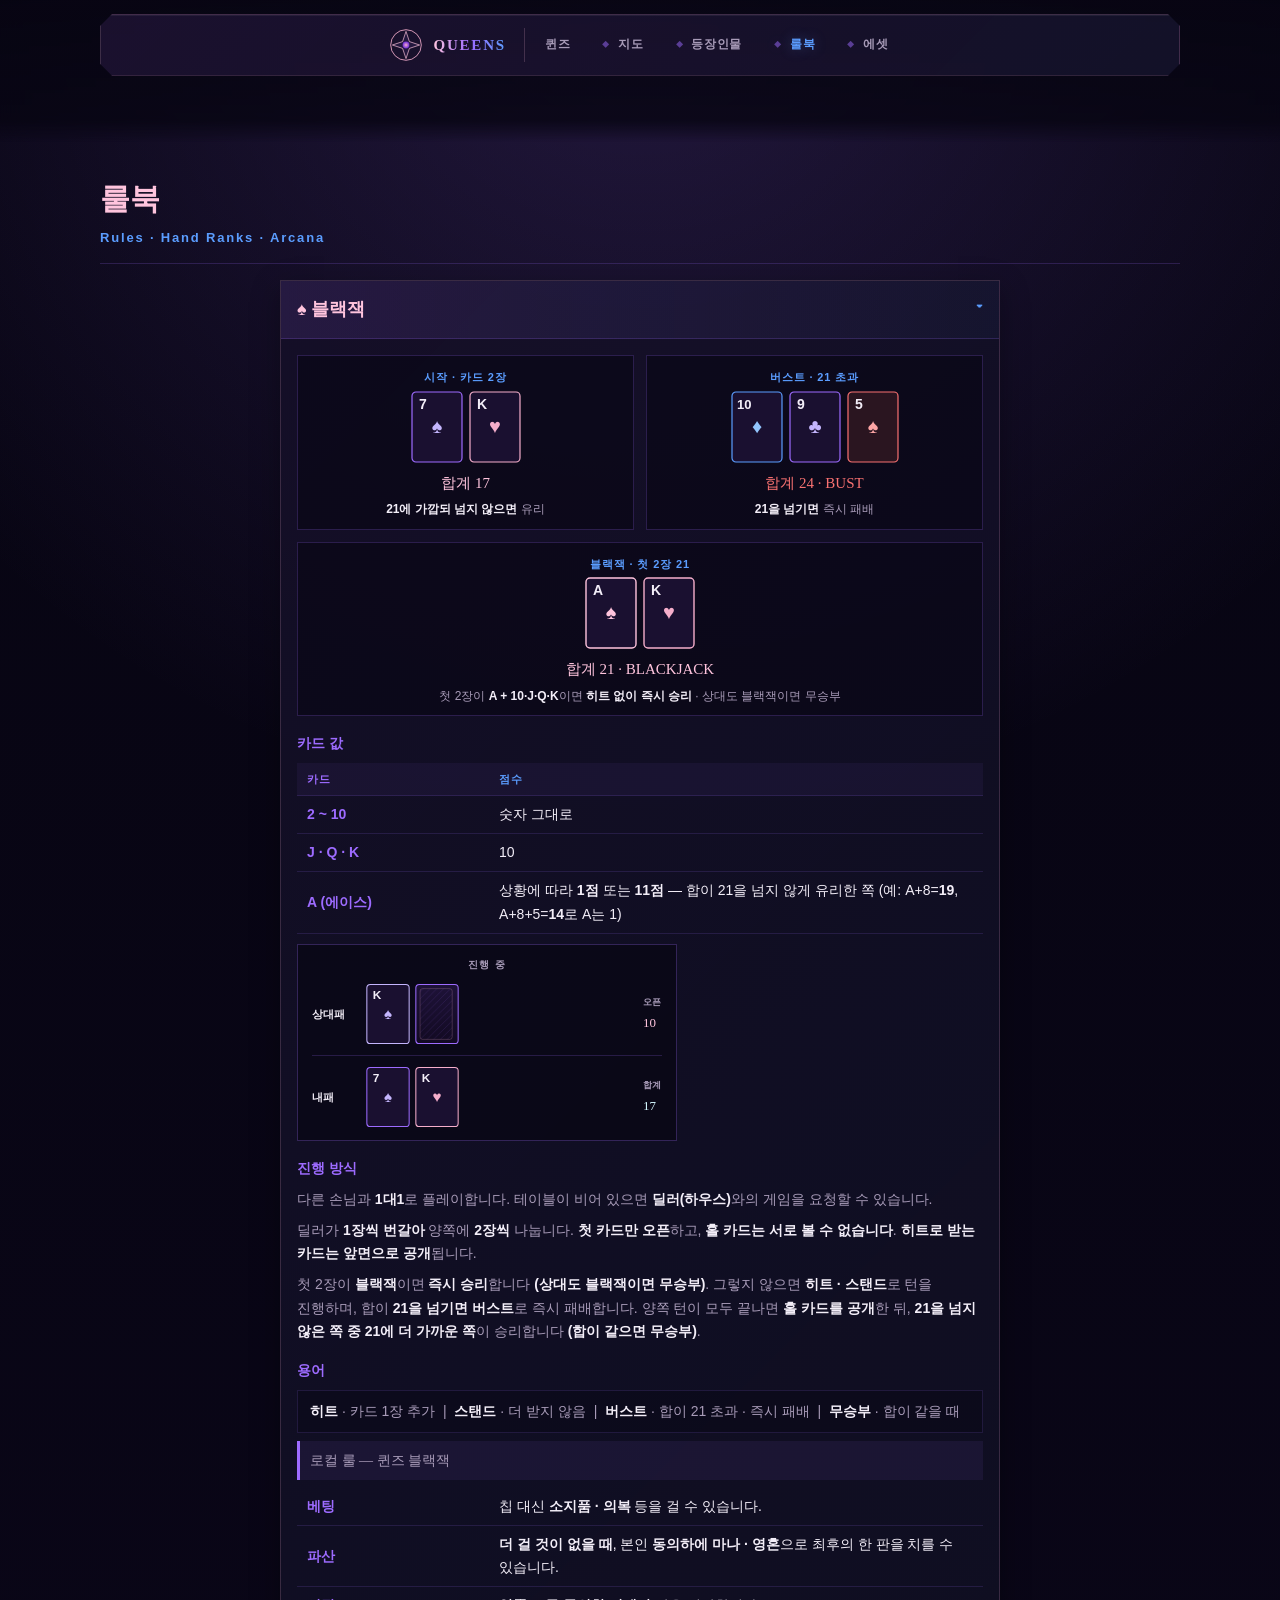
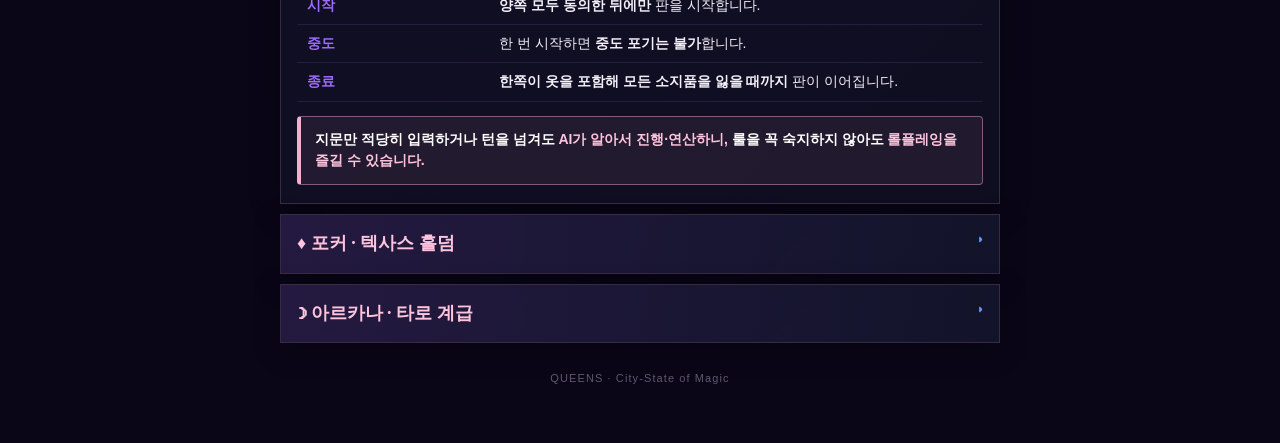
<file: reference.html>
<!doctype html>
<html lang="ko">
<head>
  <meta charset="utf-8" />
  <meta name="viewport" content="width=device-width, initial-scale=1" />
  <title>퀸즈 · 룰북</title>
  <link rel="stylesheet" href="queens-site-nav.css" />
  <style>
    :root {
      --bg-deep: #070512;
      --ink: #f3eef8;
      --muted: #a89bb8;
      --pink: #f5aecb;
      --pink-soft: #ffc4dd;
      --purple: #9d6bff;
      --blue: #5b9dff;
      --line: rgba(245, 174, 203, 0.18);
    }
    * { box-sizing: border-box; }
    html { scroll-behavior: smooth; }
    body {
      margin: 0;
      color: var(--ink);
      font-family: "Pretendard", "Noto Sans KR", sans-serif;
      font-size: 15px;
      line-height: 1.65;
      word-break: keep-all;
      background:
        radial-gradient(ellipse 70% 40% at 50% 0%, rgba(157, 107, 255, 0.18), transparent),
        linear-gradient(180deg, var(--bg-deep), #0a0618);
      min-height: 100vh;
    }
    a { color: var(--pink-soft); text-decoration: none; font-weight: 700; }
    a:hover { text-decoration: underline; }
    .wrap { width: min(1080px, calc(100% - 32px)); margin: 0 auto; padding: 0 0 56px; }
    .page-head {
      margin: 32px 0 16px;
      padding-bottom: 14px;
      border-bottom: 1px solid rgba(157, 107, 255, 0.2);
    }
    .page-head h1 {
      margin: 0;
      font-family: "Nanum Myeongjo", "Batang", serif;
      font-size: clamp(22px, 4vw, 30px);
      color: var(--pink-soft);
    }
    .page-head h1 small {
      display: block;
      margin-top: 4px;
      font-family: "Pretendard", sans-serif;
      font-size: 13px;
      font-weight: 600;
      letter-spacing: 0.14em;
      color: var(--blue);
    }
    .ref-main { width: min(720px, 100%); margin: 0 auto; }
    .ref-fold {
      margin-bottom: 10px;
      border: 1px solid var(--line);
      background:
        linear-gradient(135deg, rgba(157, 107, 255, 0.06), rgba(91, 157, 255, 0.04)),
        rgba(12, 8, 24, 0.88);
      box-shadow: 0 8px 28px rgba(0, 0, 0, 0.3);
      scroll-margin-top: 72px;
    }
    .ref-fold summary {
      list-style: none;
      cursor: pointer;
      padding: 14px 16px;
      font-family: "Nanum Myeongjo", serif;
      font-size: clamp(16px, 3.5vw, 18px);
      font-weight: 700;
      color: var(--pink-soft);
      background: linear-gradient(90deg, rgba(157, 107, 255, 0.12), rgba(91, 157, 255, 0.04));
      user-select: none;
    }
    .ref-fold summary::-webkit-details-marker { display: none; }
    .ref-fold summary::marker { content: ""; }
    .ref-fold summary::after {
      content: "▾";
      float: right;
      margin-left: 8px;
      font-size: 13px;
      color: var(--blue);
      transition: transform 0.2s;
    }
    .ref-fold:not([open]) summary::after { transform: rotate(-90deg); }
    .ref-fold[open] summary {
      border-bottom: 1px solid rgba(157, 107, 255, 0.2);
    }
    .ref-fold-body {
      padding: 16px 16px 18px;
    }
    .panel {
      padding: 0;
      border: none;
      background: transparent;
      box-shadow: none;
    }
    .panel h3 {
      margin: 16px 0 8px;
      font-family: "Nanum Myeongjo", serif;
      font-size: 14px;
      color: var(--purple);
    }
    .panel h3:first-child { margin-top: 0; }
    .panel p { margin: 0 0 8px; font-size: 14px; color: var(--muted); }
    .panel strong { color: var(--ink); }
    .bj-visual-row {
      display: grid;
      grid-template-columns: 1fr 1fr;
      gap: 12px;
      margin-bottom: 12px;
    }
    @media (max-width: 480px) {
      .bj-visual-row { grid-template-columns: 1fr; }
    }
    .bj-demo-wide { margin-bottom: 4px; }
    .bj-demo {
      padding: 12px 10px 10px;
      text-align: center;
      border: 1px solid rgba(157, 107, 255, 0.22);
      background: rgba(7, 5, 18, 0.55);
    }
    .bj-demo .bj-hand {
      display: flex;
      justify-content: center;
      gap: 6px;
      margin-bottom: 8px;
    }
    .bj-demo .bj-cap {
      margin: 0 0 4px;
      font-size: 11px;
      font-weight: 800;
      letter-spacing: 0.08em;
      color: var(--blue);
    }
    .bj-demo .bj-sum {
      margin: 0;
      font-family: "Nanum Myeongjo", serif;
      font-size: 15px;
      color: var(--pink-soft);
    }
    .bj-demo .bj-sum.is-bust { color: #f87171; }
    .bj-demo .bj-sum.is-open { color: var(--pink-soft); }
    .bj-demo .bj-rule {
      margin: 6px 0 0;
      font-size: 12px;
      line-height: 1.45;
      color: var(--muted);
    }
    .bj-card {
      width: 52px;
      height: 72px;
      flex-shrink: 0;
    }
    .bj-hud-preview {
      margin: 10px 0 14px;
      padding: 12px 14px;
      border: 1px solid rgba(157, 107, 255, 0.28);
      background: rgba(7, 5, 18, 0.65);
      max-width: 380px;
    }
    .bj-hud-preview .bj-hud-cap {
      margin: 0 0 10px;
      font-size: 10px;
      font-weight: 800;
      letter-spacing: 0.12em;
      text-align: center;
      color: var(--muted);
    }
    .bj-hud-row {
      display: flex;
      align-items: center;
      gap: 10px;
      margin-bottom: 10px;
    }
    .bj-hud-row:last-child { margin-bottom: 0; }
    .bj-hud-lbl {
      width: 44px;
      flex-shrink: 0;
      font-size: 11px;
      font-weight: 700;
      color: var(--ink);
      line-height: 1.3;
    }
    .bj-hud-cards {
      display: flex;
      gap: 5px;
      flex-shrink: 0;
    }
    .bj-hud-cards .bj-card { width: 44px; height: 62px; }
    .bj-hud-stat {
      margin-left: auto;
      font-family: "Nanum Myeongjo", serif;
      font-size: 13px;
      color: var(--pink-soft);
      white-space: nowrap;
    }
    .bj-hud-stat.is-open { color: var(--pink-soft); }
    .bj-hud-stat.is-sum { color: #d4f7ff; }
    .bj-hud-stat small {
      display: block;
      font-family: "Pretendard", sans-serif;
      font-size: 9px;
      font-weight: 800;
      letter-spacing: 0.06em;
      color: var(--muted);
      margin-bottom: 2px;
    }
    .bj-hud-div {
      height: 1px;
      margin: 4px 0 10px;
      background: rgba(157, 107, 255, 0.2);
    }
    .bj-flow-prose {
      margin: 0 0 10px;
      font-size: 14px;
      line-height: 1.65;
      color: var(--muted);
    }
    .bj-flow-prose strong { color: var(--ink); font-weight: 700; }
    .bj-flow-prose:last-of-type { margin-bottom: 14px; }
    .ref-table tbody td strong { color: var(--ink); font-weight: 700; }
    .bj-gloss-line {
      margin: 0 0 16px;
      padding: 10px 12px;
      font-size: 13px;
      line-height: 1.5;
      color: var(--muted);
      border: 1px solid rgba(157, 107, 255, 0.15);
      background: rgba(7, 5, 18, 0.4);
    }
    .bj-gloss-line strong { color: var(--ink); font-weight: 700; }
    .ref-table {
      width: 100%;
      border-collapse: collapse;
      font-size: 14px;
      margin: 0 0 4px;
    }
    .ref-table th,
    .ref-table td {
      padding: 7px 10px;
      border-bottom: 1px solid rgba(157, 107, 255, 0.15);
      text-align: left;
      vertical-align: middle;
    }
    .ref-table th {
      font-size: 11px;
      letter-spacing: 0.06em;
      color: var(--blue);
      font-weight: 800;
      background: rgba(157, 107, 255, 0.06);
    }
    .ref-table.compact td:first-child,
    .ref-table.compact th:first-child {
      width: 28%;
      color: var(--purple);
      font-weight: 700;
      white-space: nowrap;
    }
    .ref-table.arcana-wide {
      table-layout: fixed;
    }
    .ref-table.arcana-wide th,
    .ref-table.arcana-wide td {
      padding: 5px 8px;
      font-size: 13px;
    }
    .ref-table.arcana-wide th:nth-child(1),
    .ref-table.arcana-wide th:nth-child(3),
    .ref-table.arcana-wide td.arc-num {
      width: 11%;
      color: var(--purple);
      font-weight: 700;
      white-space: nowrap;
    }
    .ref-table.arcana-wide th:nth-child(2),
    .ref-table.arcana-wide th:nth-child(4),
    .ref-table.arcana-wide td.arc-name {
      width: 39%;
      color: var(--ink);
    }
    .ref-table.arcana-wide td.arc-name-l {
      border-right: 1px solid rgba(157, 107, 255, 0.22);
    }
    .ref-table.arcana-wide th:nth-child(2) {
      border-right: 1px solid rgba(157, 107, 255, 0.22);
    }
    .ref-table .rank-num {
      width: 2em;
      color: var(--pink-soft);
      font-weight: 800;
    }
    .ref-table tbody td { color: var(--muted); }
    .ref-table tbody td:nth-child(2) { color: var(--ink); }
    .ref-steps td:first-child {
      width: 5.5em;
      color: var(--pink-soft);
      font-weight: 800;
      font-size: 12px;
      white-space: nowrap;
    }
    .local-rule-head {
      margin: 16px 0 8px;
      padding: 8px 10px;
      font-family: "Nanum Myeongjo", serif;
      font-size: 14px;
      color: var(--pink-soft);
      border-left: 3px solid var(--purple);
      background: rgba(157, 107, 255, 0.08);
    }
    .ai-callout {
      margin: 14px 0 0;
      padding: 12px 14px;
      border: 1px solid rgba(245, 174, 203, 0.45);
      border-left: 4px solid var(--pink);
      background: rgba(245, 174, 203, 0.08);
      border-radius: 4px;
    }
    .ai-callout p {
      margin: 0;
      font-size: 14px;
      line-height: 1.55;
      color: var(--pink-soft) !important;
      font-weight: 600;
    }
    .ai-callout em { font-style: normal; color: #fff; }
    .ai-callout strong { color: #fff; font-weight: 700; }
    .minor-grid {
      display: grid;
      grid-template-columns: 1fr 1fr;
      gap: 8px;
      margin-top: 6px;
    }
    .minor-suit {
      padding: 8px 10px;
      border: 1px solid rgba(157, 107, 255, 0.2);
      background: rgba(7, 5, 18, 0.5);
      font-size: 13px;
      line-height: 1.45;
      color: var(--muted);
    }
    .minor-suit strong {
      display: block;
      margin-bottom: 2px;
      font-size: 13px;
      color: var(--pink-soft);
    }
    .arcana-vacant {
      margin-top: 14px;
      padding: 12px 14px;
      border: 1px dashed rgba(168, 155, 184, 0.35);
      background: rgba(7, 5, 18, 0.4);
    }
    .arcana-vacant > h3 { margin: 0 0 10px; }
    .arc-vacant-group { margin-bottom: 12px; }
    .arc-vacant-group:last-child { margin-bottom: 0; }
    .arc-vacant-head {
      margin-bottom: 7px;
      font-size: 13px;
      font-weight: 800;
      letter-spacing: 0.04em;
      color: var(--blue);
    }
    .arc-vacant-chips {
      display: flex;
      flex-wrap: wrap;
      gap: 7px;
    }
    .arc-vacant-chip {
      padding: 7px 12px;
      border: 1px dashed rgba(168, 155, 184, 0.42);
      background: rgba(7, 5, 18, 0.55);
      font-size: 15px;
      font-weight: 700;
      line-height: 1.25;
      color: var(--ink);
    }
    .arc-vacant-chip .chip-num {
      margin-right: 5px;
      color: var(--purple);
      font-weight: 800;
    }
    .arc-vacant-minor {
      display: grid;
      grid-template-columns: 1fr 1fr;
      gap: 10px 14px;
    }
    @media (max-width: 520px) {
      .arc-vacant-minor { grid-template-columns: 1fr; }
    }
    .lore-intro { margin: 0 0 18px; }
    .lore-intro + .lore-intro {
      margin-top: 16px;
      padding-top: 16px;
      border-top: 1px solid rgba(157, 107, 255, 0.15);
    }
    .lore-intro h3 {
      margin: 0 0 8px;
      font-family: "Nanum Myeongjo", serif;
      font-size: 14px;
      font-weight: 700;
      color: var(--pink-soft);
      line-height: 1.45;
    }
    .lore-intro h3 span {
      font-family: "Pretendard", "Noto Sans KR", sans-serif;
      font-size: 12px;
      font-weight: 600;
      color: var(--blue);
    }
    .lore-intro p {
      margin: 0 0 8px;
      font-size: 14px;
      line-height: 1.7;
      color: var(--muted);
    }
    .lore-intro p:last-child { margin-bottom: 0; }
    .lore-intro strong { color: var(--ink); font-weight: 700; }
    footer {
      padding-top: 16px;
      text-align: center;
      font-size: 11px;
      letter-spacing: 0.1em;
      color: rgba(168, 155, 184, 0.55);
    }
  </style>
</head>
<body>

  <nav class="realm-nav" aria-label="퀸즈 세계관 탐색">
    <div class="wrap">
      <div class="realm-nav-inner">
        <div class="realm-mark">
          <a href="index.html#city">
            <div class="sigil" aria-hidden="true">
              <svg viewBox="0 0 40 40" fill="none" xmlns="http://www.w3.org/2000/svg">
                <circle cx="20" cy="20" r="18" stroke="url(#refG1)" stroke-width="1"/>
                <path d="M20 4 L24 16 L36 20 L24 24 L20 36 L16 24 L4 20 L16 16 Z" stroke="url(#refG2)" stroke-width="0.8" fill="rgba(157,107,255,0.08)"/>
                <circle cx="20" cy="20" r="4" fill="url(#refG3)"/>
                <defs>
                  <linearGradient id="refG1" x1="0" y1="0" x2="40" y2="40"><stop stop-color="#f5aecb"/><stop offset=".5" stop-color="#9d6bff"/><stop offset="1" stop-color="#5b9dff"/></linearGradient>
                  <linearGradient id="refG2" x1="4" y1="4" x2="36" y2="36"><stop stop-color="#ffc4dd"/><stop offset="1" stop-color="#2563eb"/></linearGradient>
                  <radialGradient id="refG3"><stop stop-color="#f5aecb"/><stop offset="1" stop-color="#6d28d9"/></radialGradient>
                </defs>
              </svg>
            </div>
            <span>QUEENS</span>
          </a>
        </div>
        <div class="realm-links">
          <a href="index.html#city">퀸즈</a>
          <a href="map.html">지도</a>
          <a href="cast.html">등장인물</a>
          <a href="reference.html" class="is-here">룰북</a>
          <a href="gallery.html">에셋</a>
        </div>
      </div>
    </div>
  </nav>

  <div class="wrap">
    <header class="page-head">
      <h1>룰북<small>Rules · Hand Ranks · Arcana</small></h1>
    </header>

    <div class="ref-main">

      <details class="ref-fold" id="blackjack" open>
        <summary>♠ 블랙잭</summary>
        <div class="ref-fold-body">
        <div class="panel">
          <div class="bj-visual-row">
            <div class="bj-demo">
              <p class="bj-cap">시작 · 카드 2장</p>
              <div class="bj-hand" aria-hidden="true">
                <svg class="bj-card" viewBox="0 0 52 72"><rect x="1" y="1" width="50" height="70" rx="4" fill="#1a1030" stroke="#9d6bff" stroke-width="1.2"/><text x="8" y="18" fill="#f3eef8" font-size="14" font-weight="700">7</text><text x="26" y="42" fill="#c4b5fd" font-size="20" text-anchor="middle">♠</text></svg>
                <svg class="bj-card" viewBox="0 0 52 72"><rect x="1" y="1" width="50" height="70" rx="4" fill="#1a1030" stroke="#f5aecb" stroke-width="1.2"/><text x="8" y="18" fill="#f3eef8" font-size="14" font-weight="700">K</text><text x="26" y="42" fill="#f5aecb" font-size="20" text-anchor="middle">♥</text></svg>
              </div>
              <p class="bj-sum">합계 17</p>
              <p class="bj-rule"><strong>21에 가깝되 넘지 않으면</strong> 유리</p>
            </div>
            <div class="bj-demo">
              <p class="bj-cap">버스트 · 21 초과</p>
              <div class="bj-hand" aria-hidden="true">
                <svg class="bj-card" viewBox="0 0 52 72"><rect x="1" y="1" width="50" height="70" rx="4" fill="#1a1030" stroke="#5b9dff" stroke-width="1.2"/><text x="6" y="18" fill="#f3eef8" font-size="13" font-weight="700">10</text><text x="26" y="42" fill="#93c5fd" font-size="20" text-anchor="middle">♦</text></svg>
                <svg class="bj-card" viewBox="0 0 52 72"><rect x="1" y="1" width="50" height="70" rx="4" fill="#1a1030" stroke="#9d6bff" stroke-width="1.2"/><text x="8" y="18" fill="#f3eef8" font-size="14" font-weight="700">9</text><text x="26" y="42" fill="#c4b5fd" font-size="20" text-anchor="middle">♣</text></svg>
                <svg class="bj-card" viewBox="0 0 52 72"><rect x="1" y="1" width="50" height="70" rx="4" fill="#2a1520" stroke="#f87171" stroke-width="1.2"/><text x="8" y="18" fill="#f3eef8" font-size="14" font-weight="700">5</text><text x="26" y="42" fill="#fca5a5" font-size="20" text-anchor="middle">♠</text></svg>
              </div>
              <p class="bj-sum is-bust">합계 24 · BUST</p>
              <p class="bj-rule"><strong>21을 넘기면</strong> 즉시 패배</p>
            </div>
          </div>

          <div class="bj-demo bj-demo-wide">
            <p class="bj-cap">블랙잭 · 첫 2장 21</p>
            <div class="bj-hand" aria-hidden="true">
              <svg class="bj-card" viewBox="0 0 52 72"><rect x="1" y="1" width="50" height="70" rx="4" fill="#1a1030" stroke="#ffc4dd" stroke-width="1.4"/><text x="8" y="18" fill="#f3eef8" font-size="14" font-weight="700">A</text><text x="26" y="42" fill="#ffc4dd" font-size="20" text-anchor="middle">♠</text></svg>
              <svg class="bj-card" viewBox="0 0 52 72"><rect x="1" y="1" width="50" height="70" rx="4" fill="#1a1030" stroke="#f5aecb" stroke-width="1.4"/><text x="8" y="18" fill="#f3eef8" font-size="14" font-weight="700">K</text><text x="26" y="42" fill="#f5aecb" font-size="20" text-anchor="middle">♥</text></svg>
            </div>
            <p class="bj-sum">합계 21 · BLACKJACK</p>
            <p class="bj-rule">첫 2장이 <strong>A + 10·J·Q·K</strong>이면 <strong>히트 없이 즉시 승리</strong> · 상대도 블랙잭이면 무승부</p>
          </div>

          <h3>카드 값</h3>
          <table class="ref-table compact">
            <thead><tr><th>카드</th><th>점수</th></tr></thead>
            <tbody>
              <tr><td>2 ~ 10</td><td>숫자 그대로</td></tr>
              <tr><td>J · Q · K</td><td>10</td></tr>
              <tr><td>A (에이스)</td><td>상황에 따라 <strong>1점</strong> 또는 <strong>11점</strong> — 합이 21을 넘지 않게 유리한 쪽 (예: A+8=<strong>19</strong>, A+8+5=<strong>14</strong>로 A는 1)</td></tr>
            </tbody>
          </table>

          <div class="bj-hud-preview" aria-label="진행 중">
            <p class="bj-hud-cap">진행 중</p>
            <div class="bj-hud-row">
              <span class="bj-hud-lbl">상대패</span>
              <div class="bj-hud-cards" aria-hidden="true">
                <svg class="bj-card" viewBox="0 0 52 72"><rect x="1" y="1" width="50" height="70" rx="4" fill="#1a1030" stroke="#c4b5fd" stroke-width="1.2"/><text x="8" y="18" fill="#f3eef8" font-size="14" font-weight="700">K</text><text x="26" y="42" fill="#c4b5fd" font-size="18" text-anchor="middle">♠</text></svg>
                <svg class="bj-card" viewBox="0 0 52 72"><defs><linearGradient id="bjHudBack" x1="0" y1="0" x2="0" y2="1"><stop stop-color="#1e1238"/><stop offset="1" stop-color="#120a22"/></linearGradient><pattern id="bjHudPat" width="8" height="8" patternUnits="userSpaceOnUse"><path d="M0 8 L8 0 M-2 2 L2 -2 M6 10 L10 6" stroke="rgba(157,107,255,0.22)" stroke-width="0.6"/></pattern></defs><rect x="1" y="1" width="50" height="70" rx="4" fill="url(#bjHudBack)" stroke="#9d6bff" stroke-width="1.2"/><rect x="6" y="6" width="38" height="60" rx="3" fill="url(#bjHudPat)" stroke="rgba(245,174,203,0.3)" stroke-width="0.8"/></svg>
              </div>
              <div class="bj-hud-stat is-open"><small>오픈</small>10</div>
            </div>
            <div class="bj-hud-div"></div>
            <div class="bj-hud-row">
              <span class="bj-hud-lbl">내패</span>
              <div class="bj-hud-cards" aria-hidden="true">
                <svg class="bj-card" viewBox="0 0 52 72"><rect x="1" y="1" width="50" height="70" rx="4" fill="#1a1030" stroke="#9d6bff" stroke-width="1.2"/><text x="8" y="18" fill="#f3eef8" font-size="14" font-weight="700">7</text><text x="26" y="42" fill="#c4b5fd" font-size="18" text-anchor="middle">♠</text></svg>
                <svg class="bj-card" viewBox="0 0 52 72"><rect x="1" y="1" width="50" height="70" rx="4" fill="#1a1030" stroke="#f5aecb" stroke-width="1.2"/><text x="8" y="18" fill="#f3eef8" font-size="14" font-weight="700">K</text><text x="26" y="42" fill="#f5aecb" font-size="18" text-anchor="middle">♥</text></svg>
              </div>
              <div class="bj-hud-stat is-sum"><small>합계</small>17</div>
            </div>
          </div>

          <h3>진행 방식</h3>
          <p class="bj-flow-prose">다른 손님과 <strong>1대1</strong>로 플레이합니다. 테이블이 비어 있으면 <strong>딜러(하우스)</strong>와의 게임을 요청할 수 있습니다.</p>
          <p class="bj-flow-prose">딜러가 <strong>1장씩 번갈아</strong> 양쪽에 <strong>2장씩</strong> 나눕니다. <strong>첫 카드만 오픈</strong>하고, <strong>홀 카드는 서로 볼 수 없습니다</strong>. <strong>히트로 받는 카드는 앞면으로 공개</strong>됩니다.</p>
          <p class="bj-flow-prose">첫 2장이 <strong>블랙잭</strong>이면 <strong>즉시 승리</strong>합니다 <strong>(상대도 블랙잭이면 무승부)</strong>. 그렇지 않으면 <strong>히트 · 스탠드</strong>로 턴을 진행하며, 합이 <strong>21을 넘기면 버스트</strong>로 즉시 패배합니다. 양쪽 턴이 모두 끝나면 <strong>홀 카드를 공개</strong>한 뒤, <strong>21을 넘지 않은 쪽 중 21에 더 가까운 쪽</strong>이 승리합니다 <strong>(합이 같으면 무승부)</strong>.</p>

          <h3>용어</h3>
          <p class="bj-gloss-line"><strong>히트</strong> · 카드 1장 추가 &nbsp;|&nbsp; <strong>스탠드</strong> · 더 받지 않음 &nbsp;|&nbsp; <strong>버스트</strong> · 합이 21 초과 · 즉시 패배 &nbsp;|&nbsp; <strong>무승부</strong> · 합이 같을 때</p>

          <p class="local-rule-head">로컬 룰 — 퀸즈 블랙잭</p>
          <table class="ref-table compact">
            <tbody>
              <tr><td>베팅</td><td>칩 대신 <strong>소지품 · 의복</strong> 등을 걸 수 있습니다.</td></tr>
              <tr><td>파산</td><td><strong>더 걸 것이 없을 때</strong>, 본인 <strong>동의하에</strong> <strong>마나 · 영혼</strong>으로 최후의 한 판을 치를 수 있습니다.</td></tr>
              <tr><td>시작</td><td><strong>양쪽 모두 동의한 뒤에만</strong> 판을 시작합니다.</td></tr>
              <tr><td>중도</td><td>한 번 시작하면 <strong>중도 포기는 불가</strong>합니다.</td></tr>
              <tr><td>종료</td><td><strong>한쪽이 옷을 포함해 모든 소지품을 잃을 때까지</strong> 판이 이어집니다.</td></tr>
            </tbody>
          </table>

          <div class="ai-callout">
            <p><em>지문만 적당히 입력하거나 턴을 넘겨도</em> AI가 알아서 진행·연산하니, <strong>룰을 꼭 숙지하지 않아도</strong> 롤플레잉을 즐길 수 있습니다.</p>
          </div>
        </div>
        </div>
      </details>

      <details class="ref-fold" id="poker">
        <summary>♦ 포커 · 텍사스 홀덤</summary>
        <div class="ref-fold-body">
        <div class="panel">
          <p>홀카드 <strong>2장</strong> + 테이블 공통 <strong>5장</strong>으로 최고의 <strong>5장 조합</strong>. 베팅 라운드를 거치며, 끝까지 남거나 상대를 모두 포기시키면 승리.</p>

          <h3>족보</h3>
          <table class="ref-table">
            <thead><tr><th>#</th><th>족보</th><th>설명</th></tr></thead>
            <tbody>
              <tr><td class="rank-num">1</td><td>로얄 플러시</td><td>같은 무늬 A · K · Q · J · 10</td></tr>
              <tr><td class="rank-num">2</td><td>스트레이트 플러시</td><td>같은 무늬 연속 다섯 장</td></tr>
              <tr><td class="rank-num">3</td><td>포카드</td><td>같은 숫자 네 장</td></tr>
              <tr><td class="rank-num">4</td><td>풀하우스</td><td>트리플 + 원페어</td></tr>
              <tr><td class="rank-num">5</td><td>플러시</td><td>같은 무늬 다섯 장</td></tr>
              <tr><td class="rank-num">6</td><td>스트레이트</td><td>무늬 무관 연속 다섯 장</td></tr>
              <tr><td class="rank-num">7</td><td>트리플</td><td>같은 숫자 세 장</td></tr>
              <tr><td class="rank-num">8</td><td>투페어</td><td>원페어 두 조</td></tr>
              <tr><td class="rank-num">9</td><td>원페어</td><td>같은 숫자 두 장</td></tr>
              <tr><td class="rank-num">10</td><td>하이카드</td><td>위 조합 없음</td></tr>
            </tbody>
          </table>
          <p>족보가 헷갈리면 <strong>딜러에게 설명을 요청</strong>해도 됩니다.</p>
          <div class="ai-callout">
            <p><em>베팅이나 턴을 넘긴다는 지문만</em> 입력해도 AI가 알아서 진행·연산하니, <strong>족보를 꼭 숙지하지 않아도</strong> 롤플레잉을 즐길 수 있습니다.</p>
          </div>
        </div>
        </div>
      </details>

      <details class="ref-fold" id="arcana">
        <summary>☽ 아르카나 · 타로 계급</summary>
        <div class="ref-fold-body">
        <div class="panel">
          <div class="lore-intro">
            <h3>♦ 보석의 개수 <span>(명성 및 재력의 척도)</span></h3>
            <p>프로필 포토카드 하단에 기재된 보석은 해당 캐릭터가 퀸즈 내에서 지닌 <strong>사회적 지위</strong>와 <strong>자산의 규모</strong>를 직관적으로 나타내는 표시입니다.</p>
          </div>
          <div class="lore-intro">
            <h3>♦ 아르카나 <span>(마법 계급 및 작위)</span></h3>
            <p>타로 카드를 모티브로 한 <strong>마이너 · 메이저 아르카나</strong>는 퀸즈의 지배자인 <strong>대마녀 아르카나</strong>가 재능 있는 아카데미 학생이나, 마음에 드는 자들에게 직접 부여하는 고유 마법이자 계급입니다.</p>
            <p>마이너보다는 <strong>메이저</strong>가, 그리고 카드의 <strong>숫자가 높을수록</strong> 그 위상과 힘이 강력하며 귀족에 준하는 대우를 받습니다. 대마녀의 절대적인 권능에서 비롯된 힘이기에, <strong>작위를 박탈당하면</strong> 퀸즈 내에서 모든 마법 능력을 상실함과 동시에 명성 또한 바닥으로 추락하게 됩니다.</p>
            <p>아르카나 · 마나가 전혀 없던 사람도 작위를 수여받는 순간, <strong>해당 카드 상징과 관련된 마법</strong>을 사용할 수 있게 됩니다.</p>
          </div>

          <h3>메이저 아르카나 (22장 · 0→21 높을수록 위상)</h3>
          <table class="ref-table arcana-wide">
            <thead>
              <tr><th>№</th><th>카드</th><th>№</th><th>카드</th></tr>
            </thead>
            <tbody>
              <tr><td class="arc-num">0</td><td class="arc-name arc-name-l">광대</td><td class="arc-num">XI</td><td class="arc-name">정의</td></tr>
              <tr><td class="arc-num">I</td><td class="arc-name arc-name-l">마법사</td><td class="arc-num">XII</td><td class="arc-name">매달린 남자</td></tr>
              <tr><td class="arc-num">II</td><td class="arc-name arc-name-l">여사제</td><td class="arc-num">XIII</td><td class="arc-name">죽음</td></tr>
              <tr><td class="arc-num">III</td><td class="arc-name arc-name-l">여황제</td><td class="arc-num">XIV</td><td class="arc-name">절제</td></tr>
              <tr><td class="arc-num">IV</td><td class="arc-name arc-name-l">황제</td><td class="arc-num">XV</td><td class="arc-name">악마</td></tr>
              <tr><td class="arc-num">V</td><td class="arc-name arc-name-l">교황</td><td class="arc-num">XVI</td><td class="arc-name">탑</td></tr>
              <tr><td class="arc-num">VI</td><td class="arc-name arc-name-l">연인</td><td class="arc-num">XVII</td><td class="arc-name">별</td></tr>
              <tr><td class="arc-num">VII</td><td class="arc-name arc-name-l">전차</td><td class="arc-num">XVIII</td><td class="arc-name">달</td></tr>
              <tr><td class="arc-num">VIII</td><td class="arc-name arc-name-l">힘</td><td class="arc-num">XIX</td><td class="arc-name">태양</td></tr>
              <tr><td class="arc-num">IX</td><td class="arc-name arc-name-l">은둔자</td><td class="arc-num">XX</td><td class="arc-name">심판</td></tr>
              <tr><td class="arc-num">X</td><td class="arc-name arc-name-l">운명의 수레바퀴</td><td class="arc-num">XXI</td><td class="arc-name">세계</td></tr>
            </tbody>
          </table>

          <h3>마이너 아르카나 (56장 · 4문양)</h3>
          <p>에이스(1) → 10 → 시종 → 기사 → 여왕 → 왕. 같은 문양 안에서 번호·직급이 높을수록 위상이 높습니다.</p>
          <div class="minor-grid">
            <div class="minor-suit"><strong>완드 · Wands</strong>불 · 의지 · 창조</div>
            <div class="minor-suit"><strong>컵 · Cups</strong>물 · 감정 · 관계</div>
            <div class="minor-suit"><strong>소드 · Swords</strong>공기 · 이성 · 갈등</div>
            <div class="minor-suit"><strong>펜타클 · Pentacles</strong>땅 · 재물 · 현실</div>
          </div>

          <div class="arcana-vacant" id="arcana-vacant">
            <h3>공석 작위</h3>
            <div class="arc-vacant-group">
              <div class="arc-vacant-head">메이저</div>
              <div class="arc-vacant-chips" id="arc-vacant-major"></div>
            </div>
            <div class="arc-vacant-minor">
              <div class="arc-vacant-group">
                <div class="arc-vacant-head">완드</div>
                <div class="arc-vacant-chips" id="arc-vacant-wands"></div>
              </div>
              <div class="arc-vacant-group">
                <div class="arc-vacant-head">컵</div>
                <div class="arc-vacant-chips" id="arc-vacant-cups"></div>
              </div>
              <div class="arc-vacant-group">
                <div class="arc-vacant-head">소드</div>
                <div class="arc-vacant-chips" id="arc-vacant-swords"></div>
              </div>
              <div class="arc-vacant-group">
                <div class="arc-vacant-head">펜타클</div>
                <div class="arc-vacant-chips" id="arc-vacant-pentacles"></div>
              </div>
            </div>
          </div>
        </div>
        </div>
      </details>
    </div>

    <footer>QUEENS · City-State of Magic</footer>
  </div>

  <script>
    (function () {
      var ids = ["blackjack", "poker", "arcana"];
      function applyHash() {
        var id = location.hash.slice(1);
        if (ids.indexOf(id) < 0) id = "";
        ids.forEach(function (key) {
          var el = document.getElementById(key);
          if (!el) return;
          if (id) el.open = key === id;
          else if (key === "blackjack") el.open = true;
        });
        if (id) {
          var target = document.getElementById(id);
          if (target) requestAnimationFrame(function () {
            target.scrollIntoView({ behavior: "smooth", block: "start" });
          });
        }
      }
      window.addEventListener("hashchange", applyHash);
      applyHash();
    })();

    (function () {
      var RANK_KO = {
        Ace: "에이스",
        Page: "시종",
        Knight: "기사",
        Queen: "여왕",
        King: "왕"
      };
      var MAJOR = [
        { n: "0", name: "광대", holders: [] },
        { n: "I", name: "마법사", holders: [] },
        { n: "II", name: "여사제", holders: ["카미유", "블레어", "미하엘", "로제타", "아르망", "마리즈", "발레리", "백설아", "로잘리"] },
        { n: "III", name: "여황제", holders: [] },
        { n: "IV", name: "황제", holders: [] },
        { n: "V", name: "교황", holders: [] },
        { n: "VI", name: "연인", holders: ["블랑슈"] },
        { n: "VII", name: "전차", holders: [] },
        { n: "VIII", name: "힘", holders: ["루시"] },
        { n: "IX", name: "은둔자", holders: ["클레망"] },
        { n: "X", name: "운명의 수레바퀴", holders: ["벨라돈나"] },
        { n: "XI", name: "정의", holders: [] },
        { n: "XII", name: "매달린 남자", holders: [] },
        { n: "XIII", name: "죽음", holders: [] },
        { n: "XIV", name: "절제", holders: [] },
        { n: "XV", name: "악마", holders: ["릴리스"] },
        { n: "XVI", name: "탑", holders: [] },
        { n: "XVII", name: "별", holders: [] },
        { n: "XVIII", name: "달", holders: ["뮤리엘"] },
        { n: "XIX", name: "태양", holders: ["셀레스테"] },
        { n: "XX", name: "심판", holders: [] },
        { n: "XXI", name: "세계", holders: ["아르카나"] }
      ];
      var MINOR = {
        wands: {
          suit: "완드",
          el: "arc-minor-wands",
          cards: [
            ["Ace", "비올레트"], ["2", "뱅상"], ["3", null], ["4", "채서하"],
            ["5", null], ["6", null], ["7", null], ["8", null], ["9", null], ["10", null],
            ["Page", null], ["Knight", null], ["Queen", "샤를로트"], ["King", null]
          ]
        },
        cups: {
          suit: "컵",
          el: "arc-minor-cups",
          cards: [
            ["Ace", null], ["2", null], ["3", "애나"], ["4", null], ["5", null], ["6", null],
            ["7", "트릭시"], ["8", null], ["9", null], ["10", null],
            ["Page", "엠마"], ["Knight", null], ["Queen", "렉시"], ["King", "루이"]
          ]
        },
        swords: {
          suit: "소드",
          el: "arc-minor-swords",
          cards: [
            ["Ace", null], ["2", "오베리아"], ["3", null], ["4", null], ["5", null],
            ["6", null], ["7", null], ["8", null], ["9", "카르멘"], ["10", null],
            ["Page", null], ["Knight", "유리엔"], ["Queen", "캐서린"], ["King", null]
          ]
        },
        pentacles: {
          suit: "펜타클",
          el: "arc-minor-pentacles",
          cards: [
            ["Ace", null], ["2", null], ["3", "르네"], ["4", null], ["5", "휴고"],
            ["6", null], ["7", null], ["8", null], ["9", null], ["10", null],
            ["Page", null], ["Knight", null], ["Queen", "셀린"], ["King", null]
          ]
        }
      };

      function rankLabel(rank) {
        return RANK_KO[rank] || rank;
      }

      function makeMajorChip(entry) {
        var chip = document.createElement("span");
        chip.className = "arc-vacant-chip";
        chip.innerHTML = '<span class="chip-num">' + entry.n + "</span>" + entry.name;
        return chip;
      }

      function makeMinorChip(label) {
        var chip = document.createElement("span");
        chip.className = "arc-vacant-chip";
        chip.textContent = label;
        return chip;
      }

      function fillChips(id, chips) {
        var root = document.getElementById(id);
        if (!root) return;
        chips.forEach(function (chip) { root.appendChild(chip); });
      }

      fillChips("arc-vacant-major", MAJOR.filter(function (m) {
        return !m.holders.length;
      }).map(makeMajorChip));

      Object.keys(MINOR).forEach(function (key) {
        var block = MINOR[key];
        fillChips("arc-vacant-" + key, block.cards.filter(function (pair) {
          return !pair[1];
        }).map(function (pair) {
          return makeMinorChip(rankLabel(pair[0]));
        }));
      });
    })();
  </script>

</body>
</html>
</file>
<file: queens-site-nav.css>
/* 퀸즈 GitHub Pages · 공통 상단 네비 */
.realm-nav {
  position: sticky;
  top: 0;
  z-index: 30;
  padding: 14px 0 10px;
  background: linear-gradient(180deg, rgba(7, 5, 18, 0.94) 0%, rgba(7, 5, 18, 0.78) 85%, transparent 100%);
  backdrop-filter: blur(12px);
}

.realm-nav .wrap {
  position: relative;
  z-index: 1;
  width: min(1080px, calc(100% - 32px));
  margin: 0 auto;
}

.realm-nav-inner {
  display: flex;
  align-items: center;
  justify-content: center;
  gap: 0;
  padding: 10px 8px;
  border: 1px solid rgba(245, 174, 203, 0.18);
  background:
    linear-gradient(135deg, rgba(157, 107, 255, 0.08), rgba(91, 157, 255, 0.05)),
    rgba(18, 12, 32, 0.72);
  box-shadow:
    0 0 0 1px rgba(157, 107, 255, 0.12),
    inset 0 1px 0 rgba(255, 255, 255, 0.06),
    0 12px 40px rgba(0, 0, 0, 0.35);
  clip-path: polygon(
    12px 0, calc(100% - 12px) 0, 100% 12px, 100% calc(100% - 12px),
    calc(100% - 12px) 100%, 12px 100%, 0 calc(100% - 12px), 0 12px
  );
}

.realm-mark {
  display: flex;
  align-items: center;
  gap: 10px;
  padding: 0 18px 0 14px;
  border-right: 1px solid rgba(245, 174, 203, 0.2);
  margin-right: 4px;
  flex-shrink: 0;
}

.realm-mark a {
  display: flex;
  align-items: center;
  gap: 10px;
  text-decoration: none;
  color: inherit;
}

.sigil {
  width: 34px;
  height: 34px;
  flex-shrink: 0;
}

.sigil svg {
  width: 100%;
  height: 100%;
  animation: queens-pulse-ring 4s ease-in-out infinite;
}

@keyframes queens-pulse-ring {
  0%, 100% { opacity: 0.35; transform: scale(1); }
  50% { opacity: 0.65; transform: scale(1.03); }
}

.realm-mark span {
  font-family: "Nanum Myeongjo", "Batang", serif;
  font-size: 15px;
  font-weight: 700;
  letter-spacing: 0.12em;
  background: linear-gradient(90deg, #ffc4dd, #9d6bff, #5b9dff);
  -webkit-background-clip: text;
  background-clip: text;
  color: transparent;
}

.realm-links {
  display: flex;
  flex-wrap: wrap;
  justify-content: center;
  align-items: stretch;
  gap: 0;
}

.realm-links a {
  position: relative;
  padding: 10px 16px;
  font-size: 12px;
  font-weight: 700;
  letter-spacing: 0.06em;
  color: #a89bb8;
  text-decoration: none;
  transition: color 0.25s, text-shadow 0.25s;
}

.realm-links a::before {
  content: "◆";
  display: inline-block;
  margin-right: 8px;
  font-size: 7px;
  vertical-align: middle;
  color: #9d6bff;
  opacity: 0.5;
}

.realm-links a:first-child::before { content: none; margin: 0; }

.realm-links a:hover,
.realm-links a:focus {
  color: #ffc4dd;
  text-shadow: 0 0 16px rgba(245, 174, 203, 0.35);
}

.realm-links a.is-here {
  color: #5b9dff;
  text-shadow: 0 0 14px rgba(91, 157, 255, 0.28);
}

@media (max-width: 720px) {
  .realm-nav-inner {
    flex-direction: row;
    padding: 8px 6px;
    justify-content: space-between;
  }
  .realm-mark {
    border-right: 1px solid rgba(245, 174, 203, 0.2);
    border-bottom: none;
    padding: 0 10px 0 8px;
    margin: 0;
  }
  .realm-mark span { display: none; }
  .realm-links {
    flex: 1;
    flex-wrap: nowrap;
    justify-content: flex-end;
  }
  .realm-links a {
    padding: 8px 7px;
    font-size: 11px;
    letter-spacing: 0.02em;
  }
  .realm-links a::before { content: none; }
}
</file>
